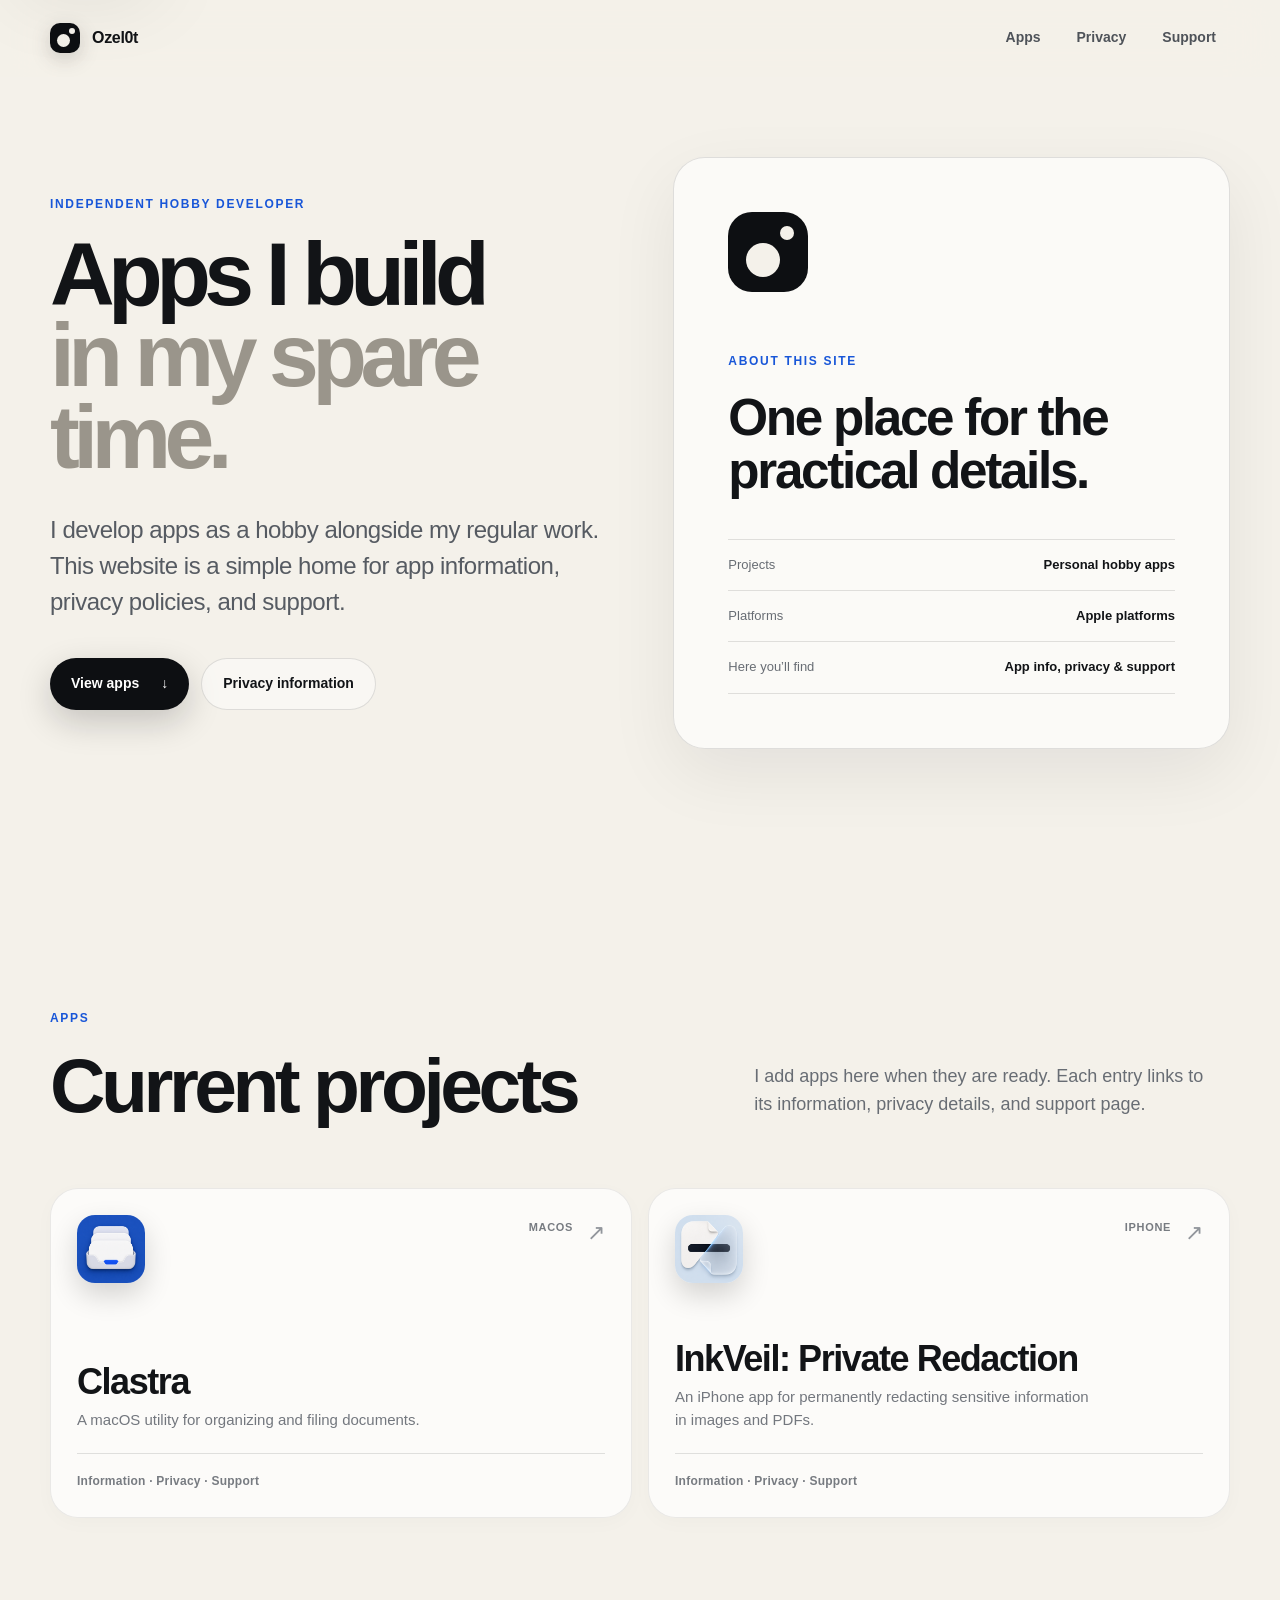
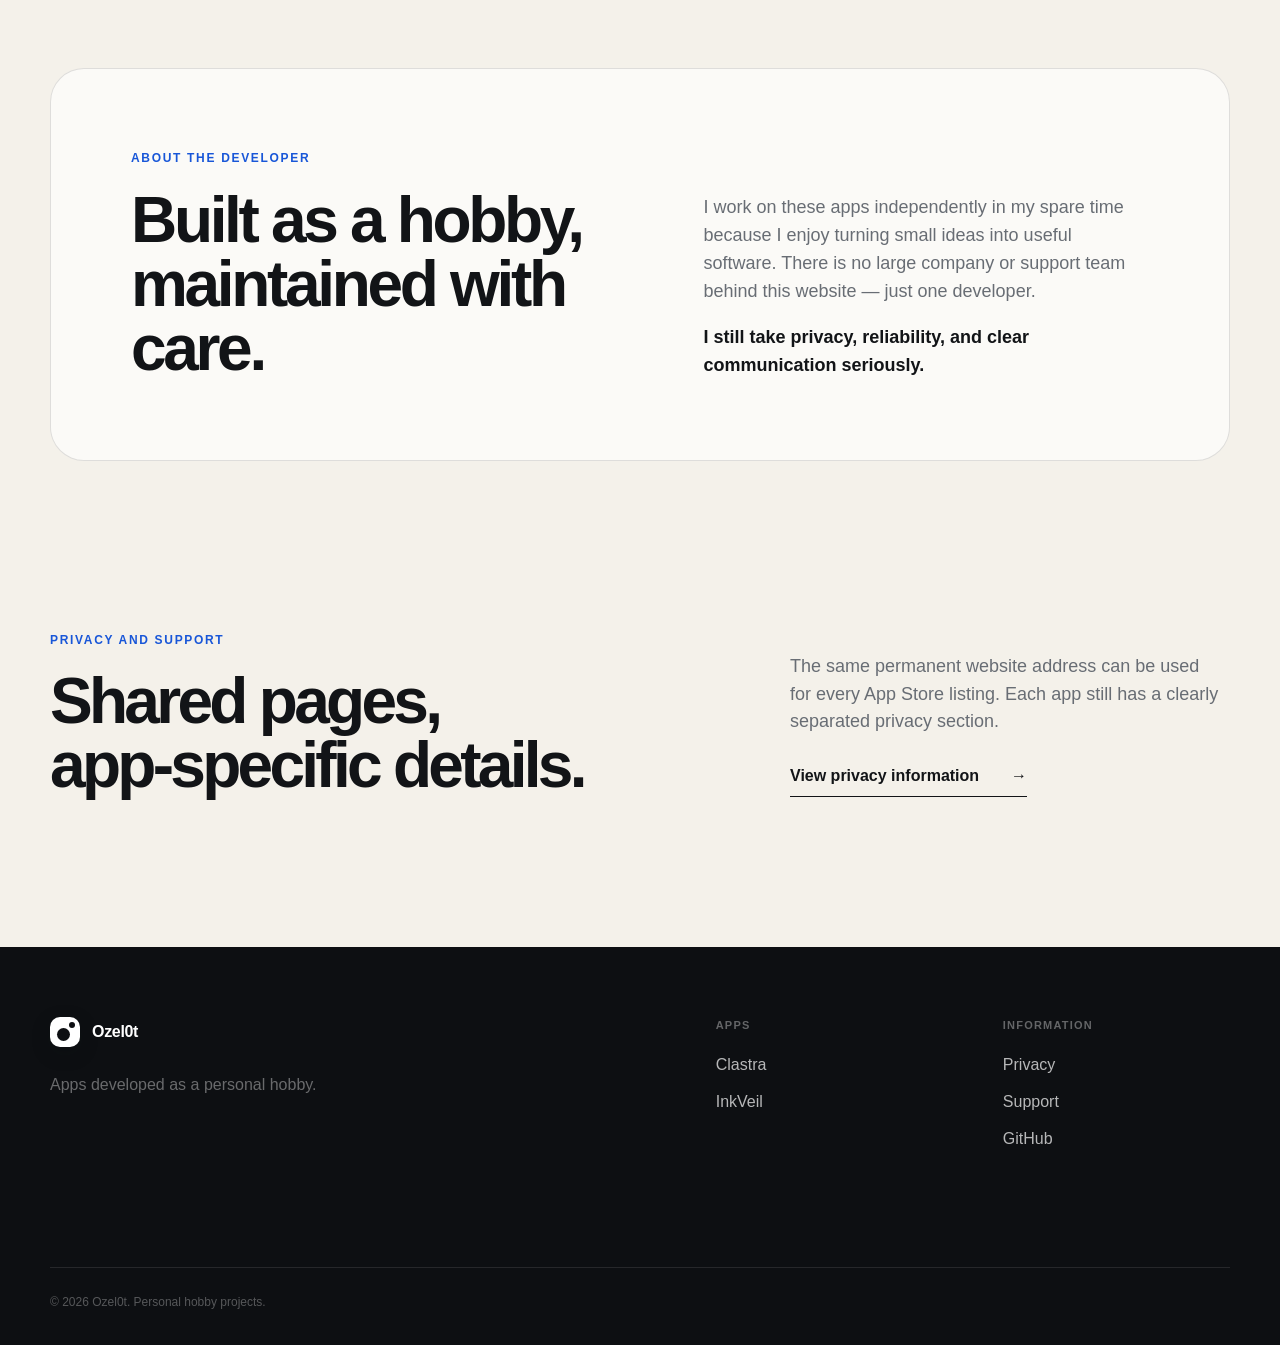
<file: index.html>
<!doctype html>
<html lang="en">
<head>
  <meta charset="utf-8">
  <meta name="viewport" content="width=device-width, initial-scale=1">
  <meta name="theme-color" content="#0d0f12">
  <meta name="description" content="A personal overview of the apps I develop as a hobby in my spare time.">
  <title>Ozel0t — Independent app developer</title>
  <link rel="stylesheet" href="styles.css">
  <script src="script.js" defer></script>
</head>
<body>
  <a class="skip-link" href="#main">Skip to content</a>

  <header class="site-header">
    <nav class="nav-shell" aria-label="Main navigation">
      <a class="wordmark" href="index.html" aria-label="Ozel0t home">
        <span class="wordmark-mark" aria-hidden="true"><i></i><i></i></span>
        <span>Ozel0t</span>
      </a>
      <button class="menu-toggle" type="button" aria-expanded="false" aria-controls="nav-links">Menu</button>
      <div class="nav-links" id="nav-links">
        <a href="#apps">Apps</a>
        <a href="privacy.html">Privacy</a>
        <a href="support.html">Support</a>
      </div>
    </nav>
  </header>

  <main id="main">
    <section class="hero personal-hero section-wrap">
      <div class="hero-copy reveal">
        <p class="eyebrow">Independent hobby developer</p>
        <h1>Apps I build<br><span>in my spare time.</span></h1>
        <p class="hero-lead">I develop apps as a hobby alongside my regular work. This website is a simple home for app information, privacy policies, and support.</p>
        <div class="hero-actions">
          <a class="button button-primary" href="#apps">View apps <span aria-hidden="true">↓</span></a>
          <a class="button button-quiet" href="privacy.html">Privacy information</a>
        </div>
      </div>
      <aside class="site-purpose reveal" aria-label="About this website">
        <span class="purpose-mark" aria-hidden="true"><i></i><i></i></span>
        <p class="eyebrow">About this site</p>
        <h2>One place for the practical details.</h2>
        <dl>
          <div><dt>Projects</dt><dd>Personal hobby apps</dd></div>
          <div><dt>Platforms</dt><dd>Apple platforms</dd></div>
          <div><dt>Here you’ll find</dt><dd>App info, privacy &amp; support</dd></div>
        </dl>
      </aside>
    </section>

    <section class="apps-section section-wrap" id="apps">
      <header class="section-heading reveal">
        <div>
          <p class="eyebrow">Apps</p>
          <h2>Current projects</h2>
        </div>
        <p>I add apps here when they are ready. Each entry links to its information, privacy details, and support page.</p>
      </header>

      <div class="app-grid app-grid-directory">
        <a class="app-card directory-card reveal" href="apps/clastra.html">
          <span class="app-icon"><img src="assets/apps/clastra/icon.png" alt="" width="68" height="68"></span>
          <span class="platform-pill">macOS</span>
          <span class="app-card-copy"><strong>Clastra</strong><span>A macOS utility for organizing and filing documents.</span></span>
          <span class="directory-links">Information · Privacy · Support</span>
          <span class="card-arrow" aria-hidden="true">↗</span>
        </a>

        <a class="app-card directory-card reveal" href="apps/inkveil.html">
          <span class="app-icon"><img src="assets/apps/inkveil/icon.png" alt="" width="68" height="68"></span>
          <span class="platform-pill">iPhone</span>
          <span class="app-card-copy"><strong>InkVeil: Private Redaction</strong><span>An iPhone app for permanently redacting sensitive information in images and PDFs.</span></span>
          <span class="directory-links">Information · Privacy · Support</span>
          <span class="card-arrow" aria-hidden="true">↗</span>
        </a>
      </div>
    </section>

    <section class="personal-note section-wrap reveal">
      <div>
        <p class="eyebrow">About the developer</p>
        <h2>Built as a hobby,<br>maintained with care.</h2>
      </div>
      <div>
        <p>I work on these apps independently in my spare time because I enjoy turning small ideas into useful software. There is no large company or support team behind this website — just one developer.</p>
        <p>I still take privacy, reliability, and clear communication seriously.</p>
      </div>
    </section>

    <section class="privacy-callout section-wrap reveal">
      <div>
        <p class="eyebrow">Privacy and support</p>
        <h2>Shared pages,<br>app-specific details.</h2>
      </div>
      <div>
        <p>The same permanent website address can be used for every App Store listing. Each app still has a clearly separated privacy section.</p>
        <a class="text-link" href="privacy.html">View privacy information <span>→</span></a>
      </div>
    </section>
  </main>

  <footer class="site-footer">
    <div class="section-wrap footer-grid">
      <div><a class="wordmark wordmark-footer" href="index.html"><span class="wordmark-mark"><i></i><i></i></span><span>Ozel0t</span></a><p>Apps developed as a personal hobby.</p></div>
      <div><strong>Apps</strong><a href="apps/clastra.html">Clastra</a><a href="apps/inkveil.html">InkVeil</a></div>
      <div><strong>Information</strong><a href="privacy.html">Privacy</a><a href="support.html">Support</a><a href="https://github.com/Ozel0t-G" rel="noreferrer">GitHub</a></div>
      <p class="footer-meta">© <span data-current-year>2026</span> Ozel0t. Personal hobby projects.</p>
    </div>
  </footer>
</body>
</html>
</file>
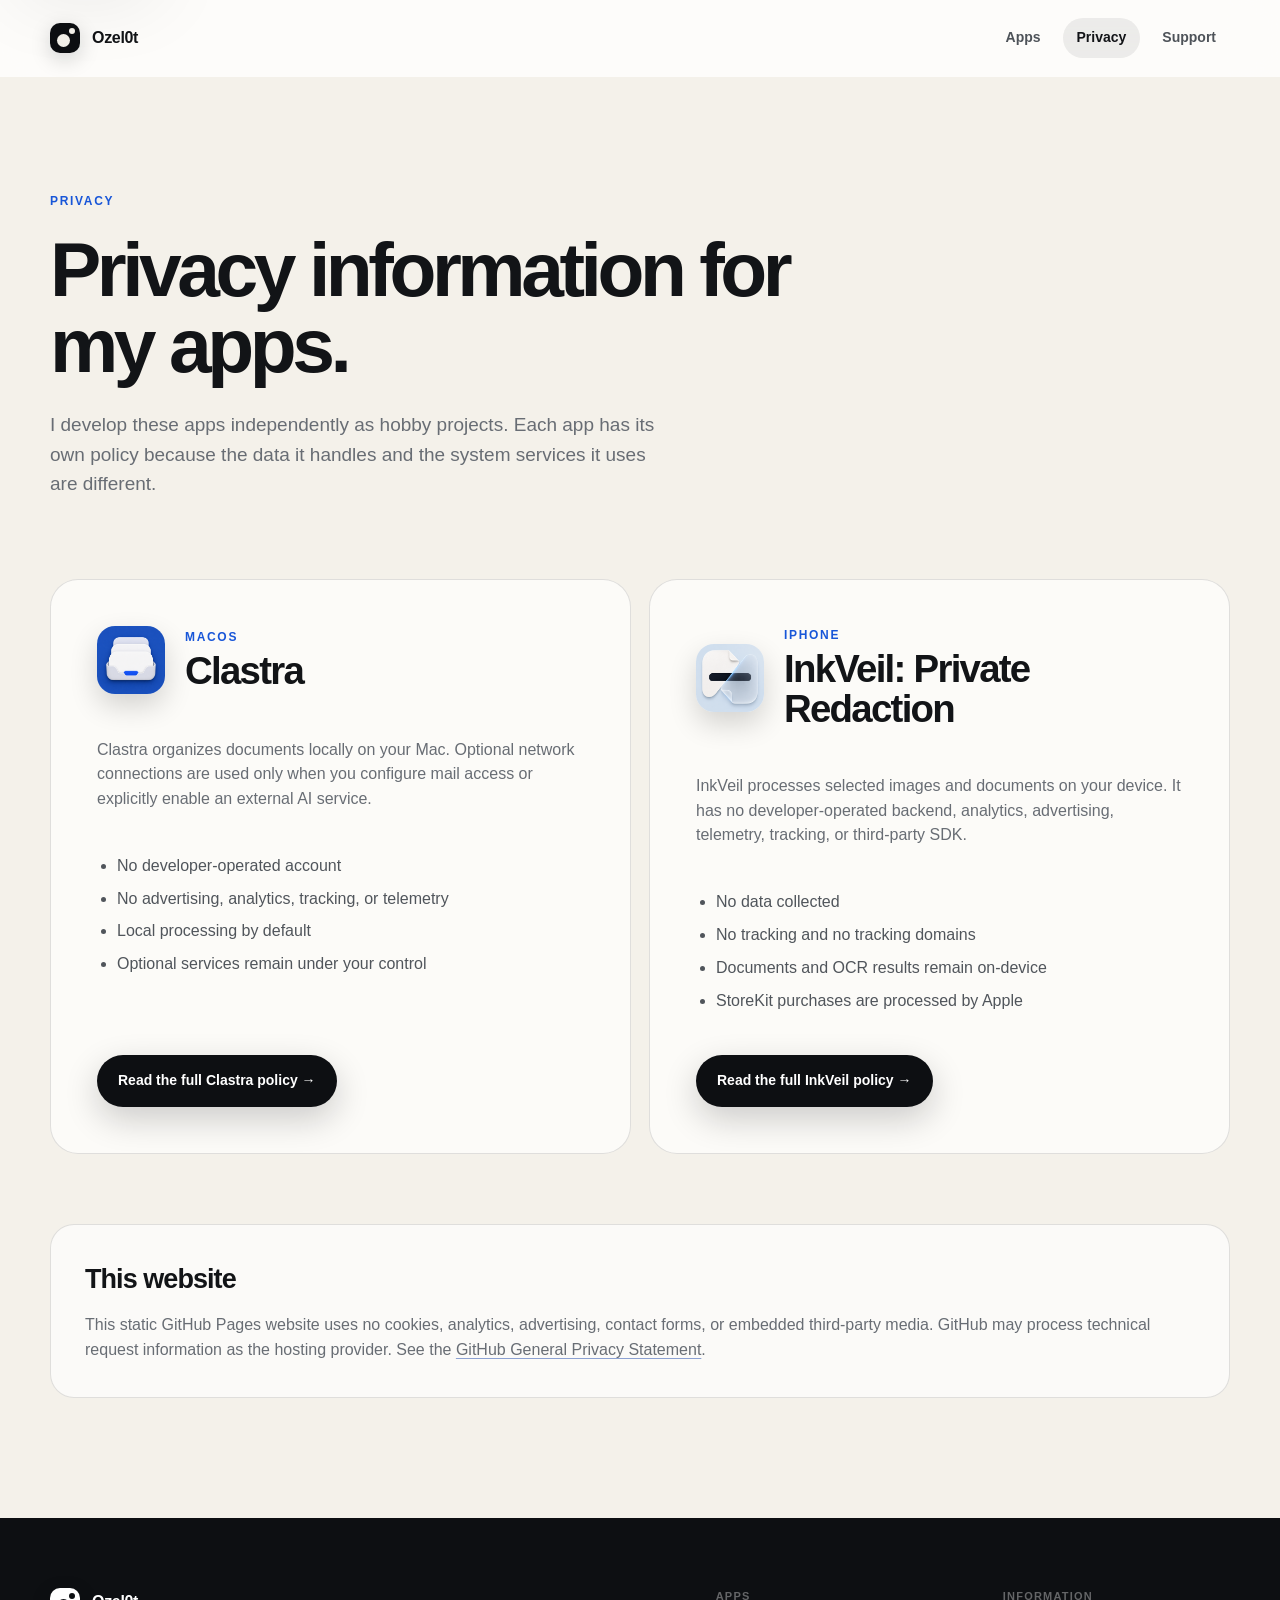
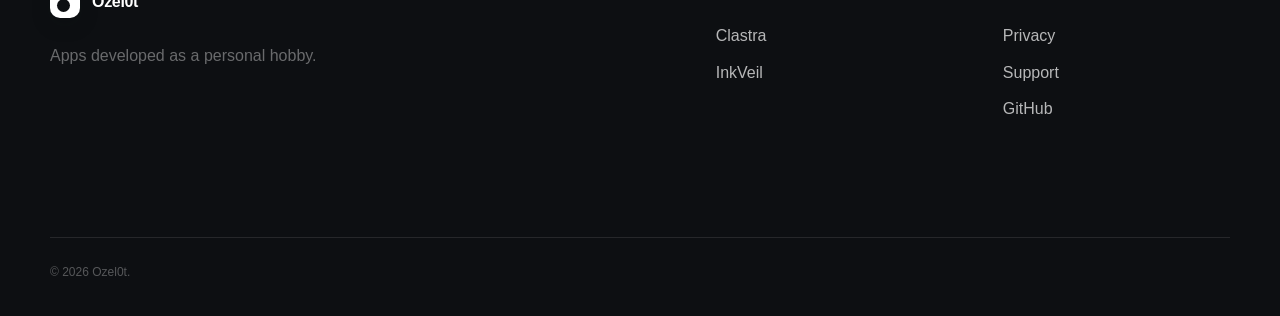
<file: privacy.html>
<!doctype html>
<html lang="en">
<head>
  <meta charset="utf-8">
  <meta name="viewport" content="width=device-width,initial-scale=1">
  <meta name="description" content="Privacy information for apps developed by Ozel0t.">
  <title>Privacy — Ozel0t</title>
  <link rel="stylesheet" href="styles.css">
  <script src="script.js" defer></script>
</head>
<body>
  <a class="skip-link" href="#main">Skip to content</a>
  <header class="site-header subpage-header">
    <nav class="nav-shell" aria-label="Main navigation">
      <a class="wordmark" href="index.html"><span class="wordmark-mark"><i></i><i></i></span><span>Ozel0t</span></a>
      <button class="menu-toggle" type="button" aria-expanded="false" aria-controls="nav-links">Menu</button>
      <div class="nav-links" id="nav-links"><a href="index.html#apps">Apps</a><a href="privacy.html" aria-current="page">Privacy</a><a href="support.html">Support</a></div>
    </nav>
  </header>
  <main id="main" class="section-wrap">
    <header class="legal-hero reveal">
      <p class="eyebrow">Privacy</p>
      <h1>Privacy information for my apps.</h1>
      <p>I develop these apps independently as hobby projects. Each app has its own policy because the data it handles and the system services it uses are different.</p>
    </header>
    <div class="privacy-directory">
      <article class="privacy-entry reveal" id="clastra">
        <div class="privacy-entry-heading"><span class="app-icon"><img src="assets/apps/clastra/icon.png" alt="" width="68" height="68"></span><div><p class="eyebrow">macOS</p><h2>Clastra</h2></div></div>
        <p>Clastra organizes documents locally on your Mac. Optional network connections are used only when you configure mail access or explicitly enable an external AI service.</p>
        <ul><li>No developer-operated account</li><li>No advertising, analytics, tracking, or telemetry</li><li>Local processing by default</li><li>Optional services remain under your control</li></ul>
        <a class="button button-primary" href="privacy/clastra.html">Read the full Clastra policy →</a>
      </article>
      <article class="privacy-entry reveal" id="inkveil">
        <div class="privacy-entry-heading"><span class="app-icon"><img src="assets/apps/inkveil/icon.png" alt="" width="68" height="68"></span><div><p class="eyebrow">iPhone</p><h2>InkVeil: Private Redaction</h2></div></div>
        <p>InkVeil processes selected images and documents on your device. It has no developer-operated backend, analytics, advertising, telemetry, tracking, or third-party SDK.</p>
        <ul><li>No data collected</li><li>No tracking and no tracking domains</li><li>Documents and OCR results remain on-device</li><li>StoreKit purchases are processed by Apple</li></ul>
        <a class="button button-primary" href="privacy/inkveil.html">Read the full InkVeil policy →</a>
      </article>
    </div>
    <section class="policy-intro privacy-site-note reveal">
      <h2>This website</h2>
      <p>This static GitHub Pages website uses no cookies, analytics, advertising, contact forms, or embedded third-party media. GitHub may process technical request information as the hosting provider. See the <a class="inline-link" href="https://docs.github.com/en/site-policy/privacy-policies/github-general-privacy-statement" rel="noreferrer">GitHub General Privacy Statement</a>.</p>
    </section>
  </main>
  <footer class="site-footer"><div class="section-wrap footer-grid"><div><a class="wordmark wordmark-footer" href="index.html"><span class="wordmark-mark"><i></i><i></i></span><span>Ozel0t</span></a><p>Apps developed as a personal hobby.</p></div><div><strong>Apps</strong><a href="apps/clastra.html">Clastra</a><a href="apps/inkveil.html">InkVeil</a></div><div><strong>Information</strong><a href="privacy.html">Privacy</a><a href="support.html">Support</a><a href="https://github.com/Ozel0t-G">GitHub</a></div><p class="footer-meta">© <span data-current-year>2026</span> Ozel0t.</p></div></footer>
</body>
</html>
</file>
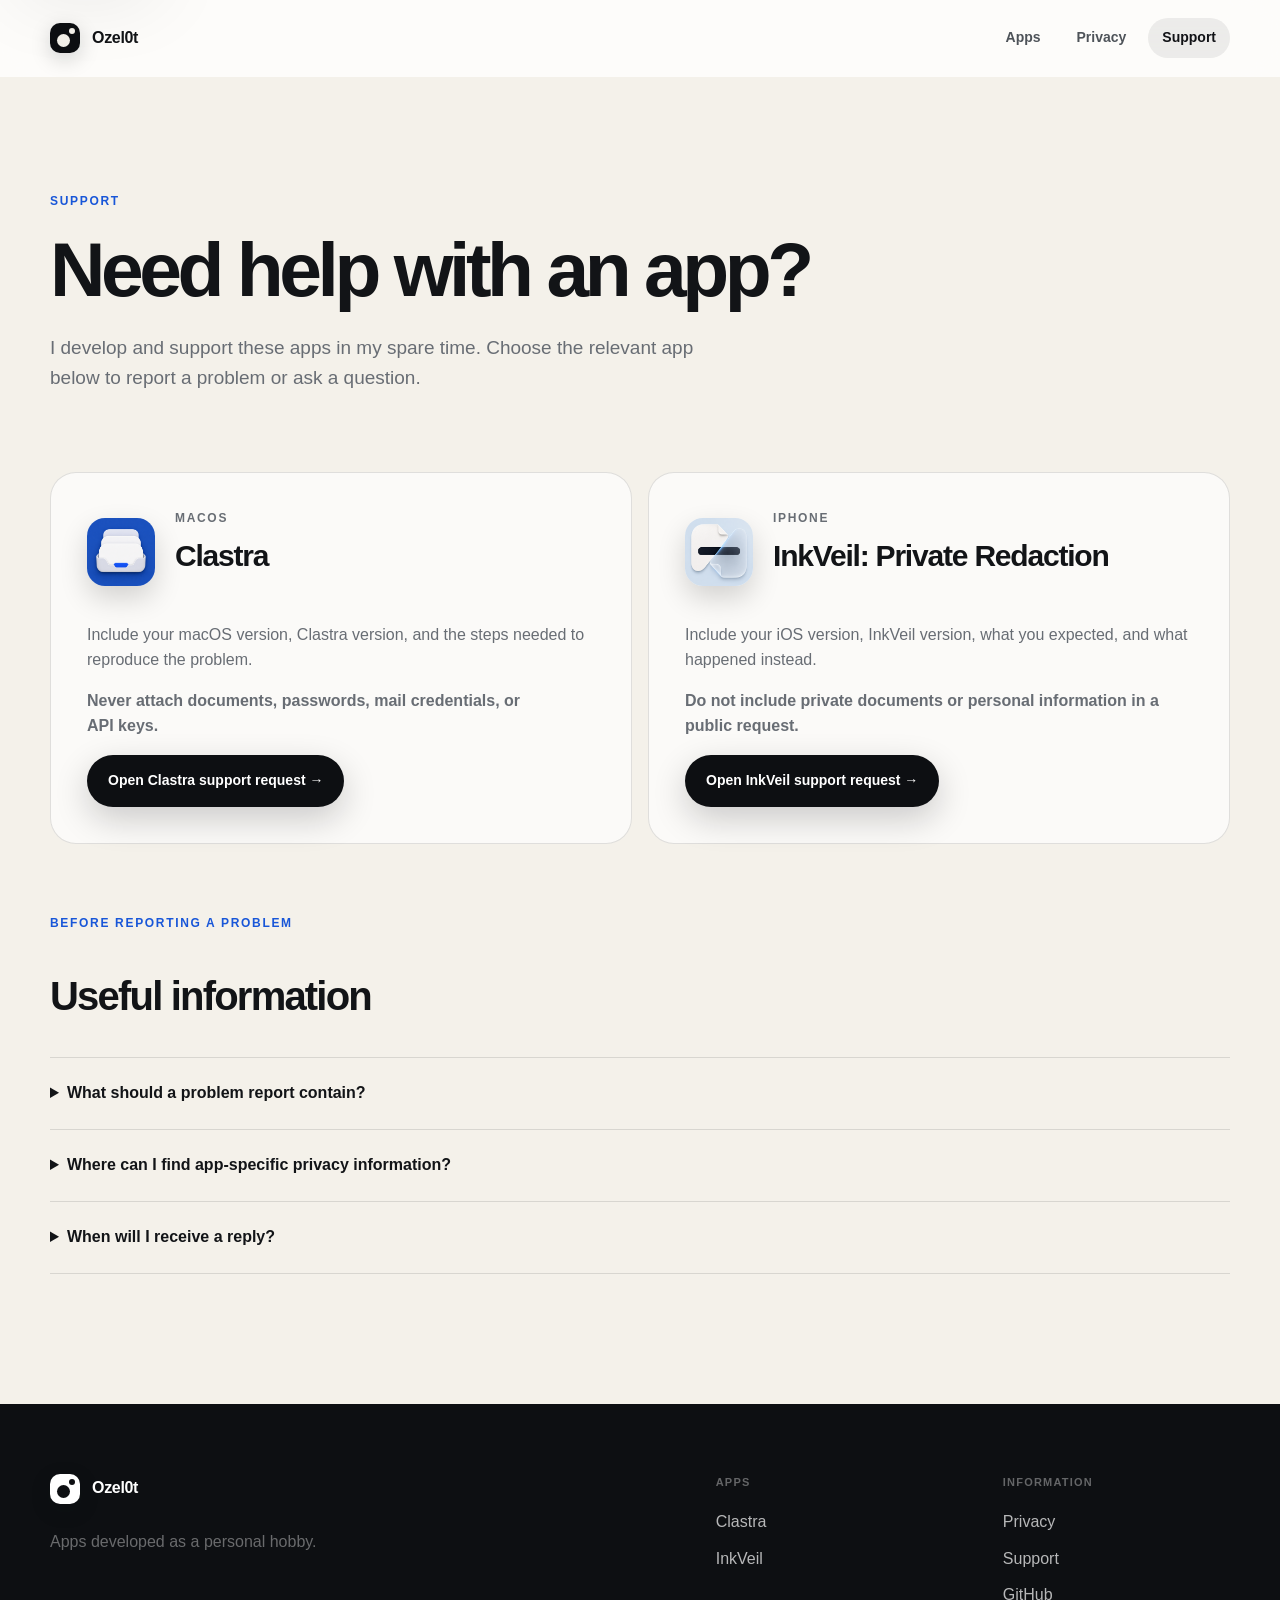
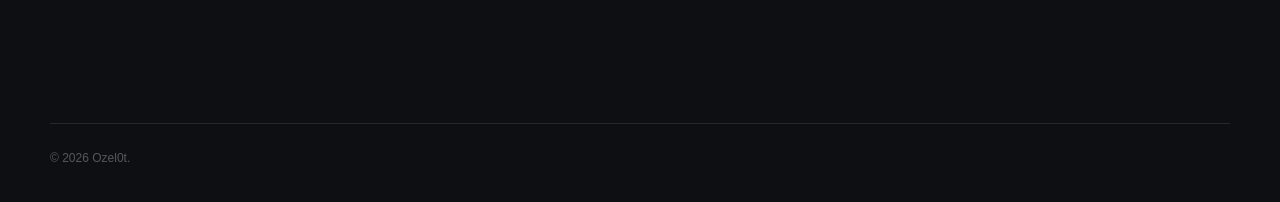
<file: support.html>
<!doctype html>
<html lang="en">
<head><meta charset="utf-8"><meta name="viewport" content="width=device-width,initial-scale=1"><meta name="description" content="Support for Clastra and InkVeil, apps developed by Ozel0t."><title>Support — Ozel0t</title><link rel="stylesheet" href="styles.css"><script src="script.js" defer></script></head>
<body>
  <a class="skip-link" href="#main">Skip to content</a>
  <header class="site-header subpage-header"><nav class="nav-shell" aria-label="Main navigation"><a class="wordmark" href="index.html"><span class="wordmark-mark"><i></i><i></i></span><span>Ozel0t</span></a><button class="menu-toggle" type="button" aria-expanded="false" aria-controls="nav-links">Menu</button><div class="nav-links" id="nav-links"><a href="index.html#apps">Apps</a><a href="privacy.html">Privacy</a><a href="support.html" aria-current="page">Support</a></div></nav></header>
  <main id="main" class="section-wrap support-shell">
    <header class="legal-hero reveal"><p class="eyebrow">Support</p><h1>Need help with an app?</h1><p>I develop and support these apps in my spare time. Choose the relevant app below to report a problem or ask a question.</p></header>
    <div class="support-grid">
      <article class="support-card reveal" id="clastra"><div class="privacy-entry-heading"><span class="app-icon"><img src="assets/apps/clastra/icon.png" alt="" width="68" height="68"></span><div><p class="eyebrow">macOS</p><h2>Clastra</h2></div></div><p>Include your macOS version, Clastra version, and the steps needed to reproduce the problem.</p><p><strong>Never attach documents, passwords, mail credentials, or API keys.</strong></p><a class="button button-primary" href="https://github.com/Ozel0t-G/documentsorter-website/issues/new" rel="noreferrer">Open Clastra support request →</a></article>
      <article class="support-card reveal" id="inkveil"><div class="privacy-entry-heading"><span class="app-icon"><img src="assets/apps/inkveil/icon.png" alt="" width="68" height="68"></span><div><p class="eyebrow">iPhone</p><h2>InkVeil: Private Redaction</h2></div></div><p>Include your iOS version, InkVeil version, what you expected, and what happened instead.</p><p><strong>Do not include private documents or personal information in a public request.</strong></p><a class="button button-primary" href="https://github.com/Ozel0t-G/inkveil/issues/new" rel="noreferrer">Open InkVeil support request →</a></article>
    </div>
    <section class="faq reveal"><p class="eyebrow">Before reporting a problem</p><h2>Useful information</h2>
      <details><summary>What should a problem report contain?</summary><p>Name the app version, device and operating-system version, what you expected, what happened instead, and the smallest set of steps that reproduces the problem.</p></details>
      <details><summary>Where can I find app-specific privacy information?</summary><p>The shared <a class="inline-link" href="privacy.html">privacy page</a> links to the complete policy for each app.</p></details>
      <details><summary>When will I receive a reply?</summary><p>These are hobby projects rather than a full-time business, so replies may take a few days.</p></details>
    </section>
  </main>
  <footer class="site-footer"><div class="section-wrap footer-grid"><div><a class="wordmark wordmark-footer" href="index.html"><span class="wordmark-mark"><i></i><i></i></span><span>Ozel0t</span></a><p>Apps developed as a personal hobby.</p></div><div><strong>Apps</strong><a href="apps/clastra.html">Clastra</a><a href="apps/inkveil.html">InkVeil</a></div><div><strong>Information</strong><a href="privacy.html">Privacy</a><a href="support.html">Support</a><a href="https://github.com/Ozel0t-G">GitHub</a></div><p class="footer-meta">© <span data-current-year>2026</span> Ozel0t.</p></div></footer>
</body>
</html>
</file>
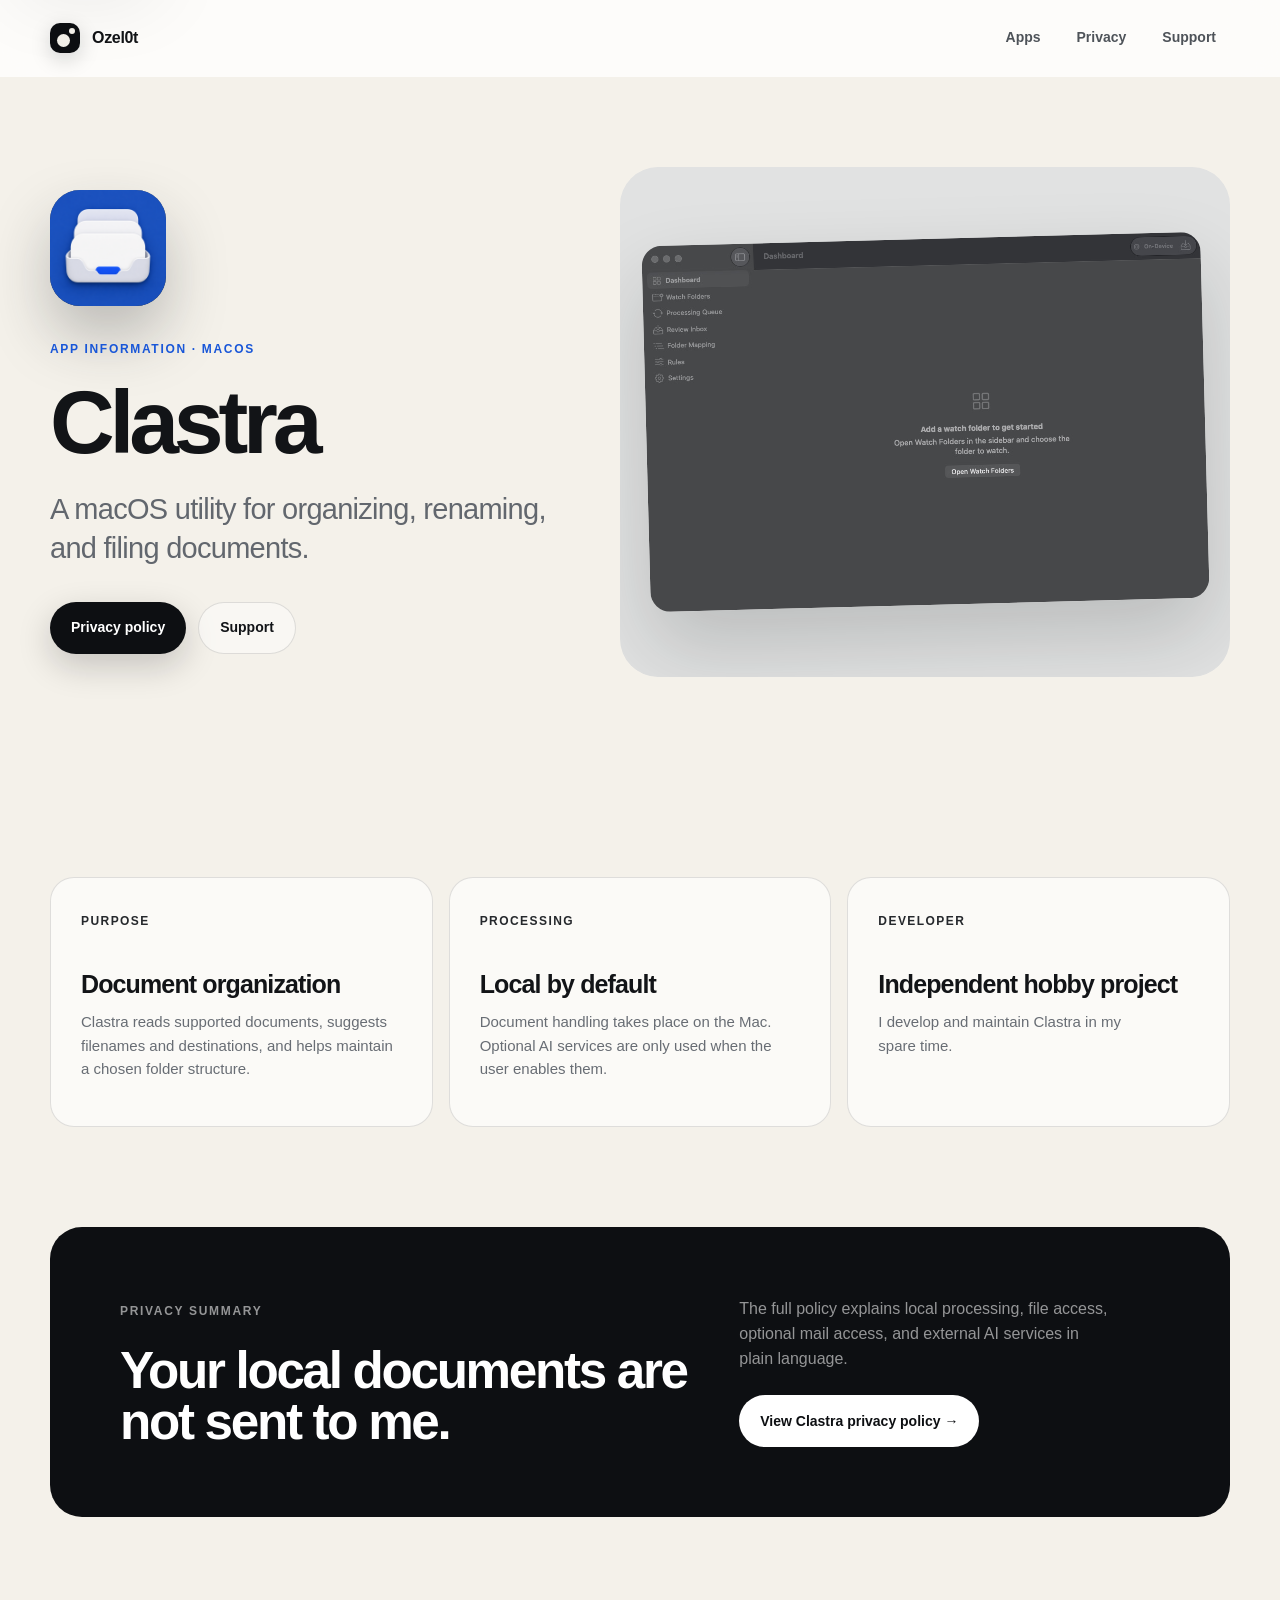
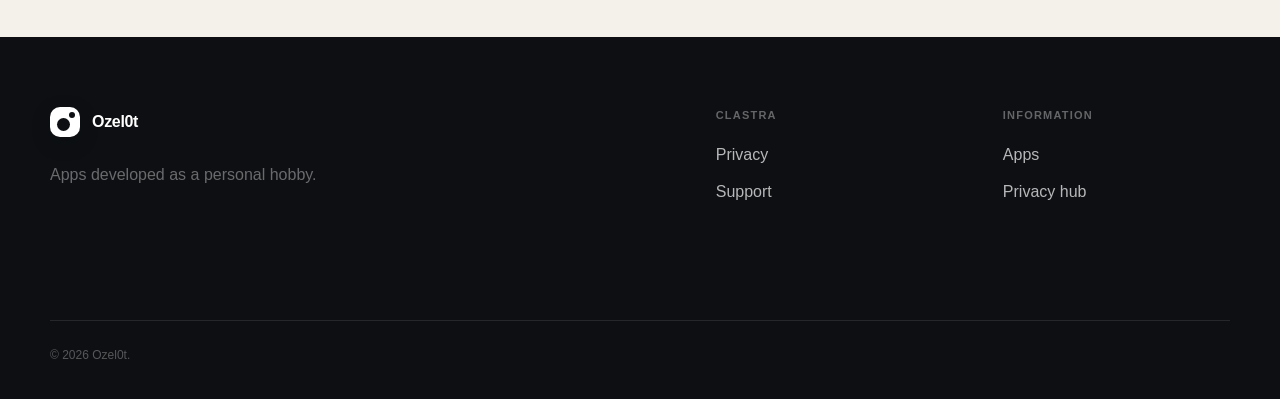
<file: apps/clastra.html>
<!doctype html>
<html lang="en">
<head><meta charset="utf-8"><meta name="viewport" content="width=device-width,initial-scale=1"><meta name="description" content="Information, privacy, and support for Clastra on macOS."><title>Clastra — Ozel0t</title><link rel="stylesheet" href="../styles.css"><script src="../script.js" defer></script></head>
<body class="app-page" style="--accent:#25282c;--accent-soft:#e1e2e2">
  <a class="skip-link" href="#main">Skip to content</a>
  <header class="site-header subpage-header"><nav class="nav-shell"><a class="wordmark" href="../index.html"><span class="wordmark-mark"><i></i><i></i></span><span>Ozel0t</span></a><button class="menu-toggle" type="button" aria-expanded="false" aria-controls="nav-links">Menu</button><div class="nav-links" id="nav-links"><a href="../index.html#apps">Apps</a><a href="../privacy/clastra.html">Privacy</a><a href="../support.html#clastra">Support</a></div></nav></header>
  <main id="main">
    <section class="app-page-hero"><div class="reveal"><div class="app-page-icon"><img src="../assets/apps/clastra/icon.png" alt="" width="116" height="116"></div><p class="eyebrow">App information · macOS</p><h1>Clastra</h1><p class="app-tagline">A macOS utility for organizing, renaming, and filing documents.</p><div class="app-page-actions"><a class="button button-primary" href="../privacy/clastra.html">Privacy policy</a><a class="button button-quiet" href="../support.html#clastra">Support</a></div></div><figure class="app-visual app-visual-clastra reveal"><img src="../assets/apps/clastra/screenshot-dashboard.jpg" alt="Clastra dashboard on macOS" width="1100" height="720"></figure></section>
    <section class="app-facts section-wrap" aria-label="Clastra details"><div class="fact-grid"><article class="fact-card reveal"><span>Purpose</span><h2>Document organization</h2><p>Clastra reads supported documents, suggests filenames and destinations, and helps maintain a chosen folder structure.</p></article><article class="fact-card reveal"><span>Processing</span><h2>Local by default</h2><p>Document handling takes place on the Mac. Optional AI services are only used when the user enables them.</p></article><article class="fact-card reveal"><span>Developer</span><h2>Independent hobby project</h2><p>I develop and maintain Clastra in my spare time.</p></article></div></section>
    <section class="app-privacy-banner section-wrap reveal"><div><p class="eyebrow">Privacy summary</p><h2>Your local documents are not sent to me.</h2></div><div><p>The full policy explains local processing, file access, optional mail access, and external AI services in plain language.</p><a class="button button-light" href="../privacy/clastra.html">View Clastra privacy policy →</a></div></section>
  </main>
  <footer class="site-footer"><div class="section-wrap footer-grid"><div><a class="wordmark wordmark-footer" href="../index.html"><span class="wordmark-mark"><i></i><i></i></span><span>Ozel0t</span></a><p>Apps developed as a personal hobby.</p></div><div><strong>Clastra</strong><a href="../privacy/clastra.html">Privacy</a><a href="../support.html#clastra">Support</a></div><div><strong>Information</strong><a href="../index.html#apps">Apps</a><a href="../privacy.html">Privacy hub</a></div><p class="footer-meta">© <span data-current-year>2026</span> Ozel0t.</p></div></footer>
</body></html>
</file>
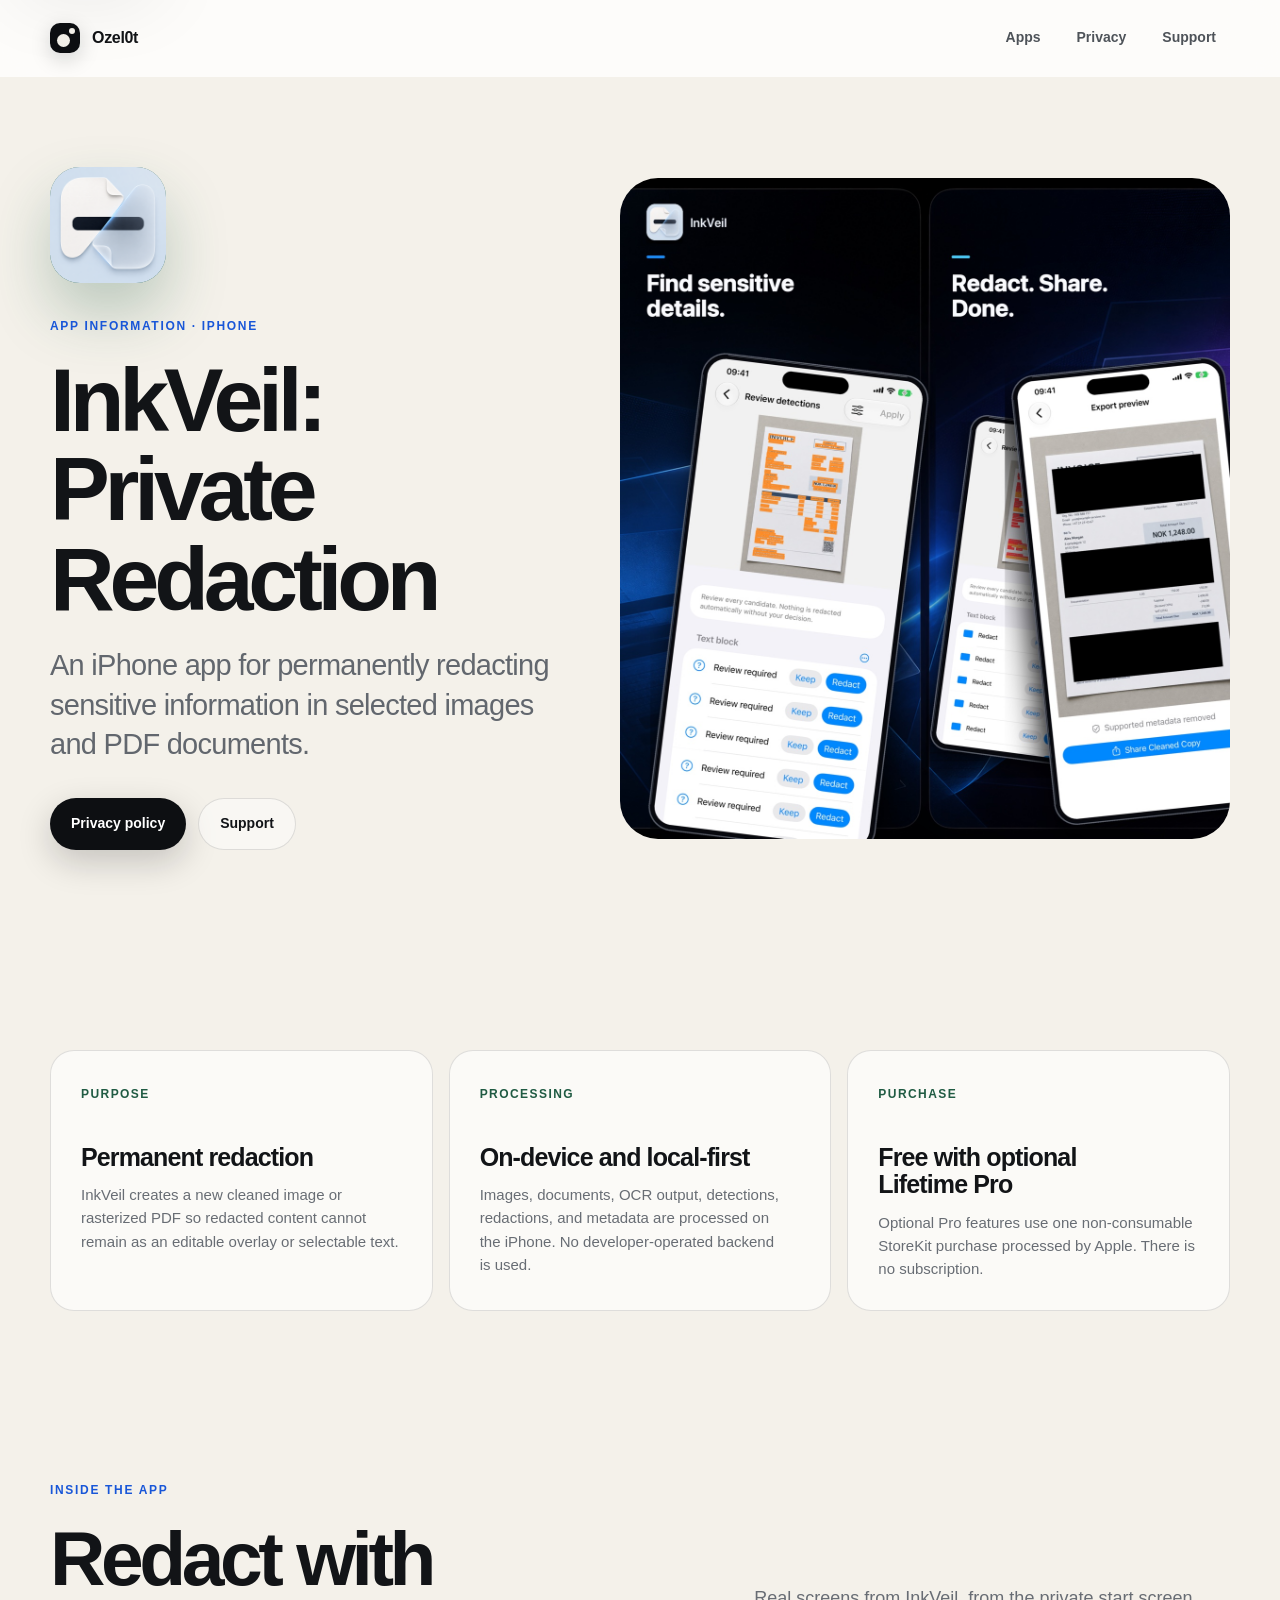
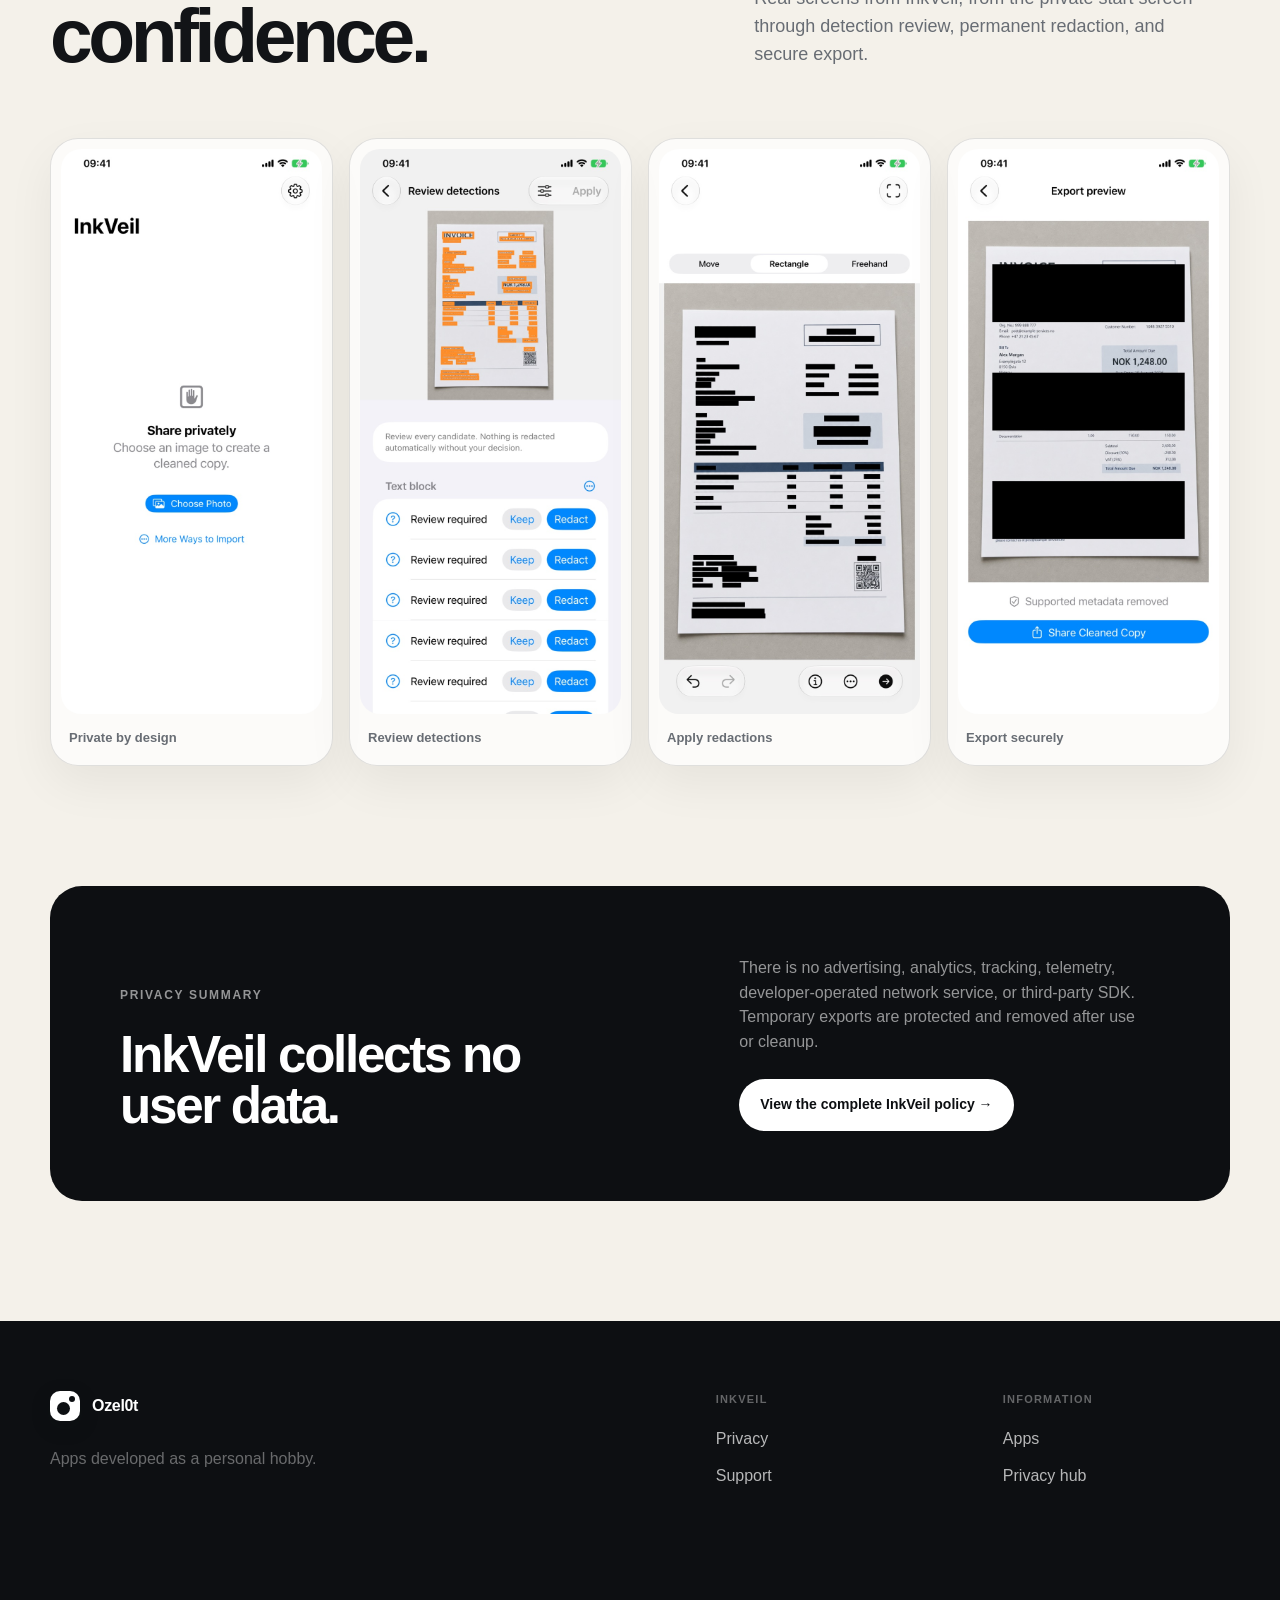
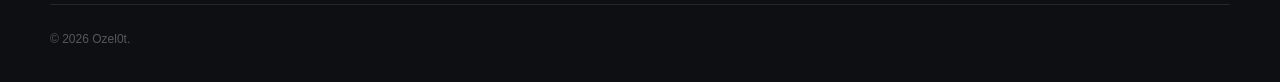
<file: apps/inkveil.html>
<!doctype html>
<html lang="en">
<head><meta charset="utf-8"><meta name="viewport" content="width=device-width,initial-scale=1"><meta name="description" content="Information, privacy, and support for InkVeil: Private Redaction on iPhone."><title>InkVeil: Private Redaction — Ozel0t</title><link rel="stylesheet" href="../styles.css"><script src="../script.js" defer></script></head>
<body class="app-page" style="--accent:#205b43;--accent-soft:#dcebe2">
  <a class="skip-link" href="#main">Skip to content</a>
  <header class="site-header subpage-header"><nav class="nav-shell" aria-label="Main navigation"><a class="wordmark" href="../index.html"><span class="wordmark-mark"><i></i><i></i></span><span>Ozel0t</span></a><button class="menu-toggle" type="button" aria-expanded="false" aria-controls="nav-links">Menu</button><div class="nav-links" id="nav-links"><a href="../index.html#apps">Apps</a><a href="../privacy/inkveil.html">Privacy</a><a href="../support.html#inkveil">Support</a></div></nav></header>
  <main id="main">
    <section class="app-page-hero"><div class="reveal"><div class="app-page-icon"><img src="../assets/apps/inkveil/icon.png" alt="" width="116" height="116"></div><p class="eyebrow">App information · iPhone</p><h1>InkVeil:<br>Private Redaction</h1><p class="app-tagline">An iPhone app for permanently redacting sensitive information in selected images and PDF documents.</p><div class="app-page-actions"><a class="button button-primary" href="../privacy/inkveil.html">Privacy policy</a><a class="button button-quiet" href="../support.html#inkveil">Support</a></div></div><figure class="app-visual app-visual-inkveil reveal"><img src="../assets/apps/inkveil/showcase.jpg" alt="InkVeil detecting sensitive information and exporting a permanently redacted document" width="1293" height="1400"></figure></section>
    <section class="app-facts section-wrap" aria-label="InkVeil details"><div class="fact-grid"><article class="fact-card reveal"><span>Purpose</span><h2>Permanent redaction</h2><p>InkVeil creates a new cleaned image or rasterized PDF so redacted content cannot remain as an editable overlay or selectable text.</p></article><article class="fact-card reveal"><span>Processing</span><h2>On-device and local-first</h2><p>Images, documents, OCR output, detections, redactions, and metadata are processed on the iPhone. No developer-operated backend is used.</p></article><article class="fact-card reveal"><span>Purchase</span><h2>Free with optional Lifetime Pro</h2><p>Optional Pro features use one non-consumable StoreKit purchase processed by Apple. There is no subscription.</p></article></div></section>
    <section class="screenshot-section section-wrap" aria-labelledby="inkveil-screenshots"><header class="section-heading reveal"><div><p class="eyebrow">Inside the app</p><h2 id="inkveil-screenshots">Redact with confidence.</h2></div><p>Real screens from InkVeil, from the private start screen through detection review, permanent redaction, and secure export.</p></header><div class="screenshot-grid"><figure class="reveal"><img src="../assets/apps/inkveil/screenshot-home.jpg" alt="InkVeil home screen with privacy-first messaging" width="739" height="1600" loading="lazy"><figcaption>Private by design</figcaption></figure><figure class="reveal"><img src="../assets/apps/inkveil/screenshot-detections.jpg" alt="InkVeil review detections screen" width="739" height="1600" loading="lazy"><figcaption>Review detections</figcaption></figure><figure class="reveal"><img src="../assets/apps/inkveil/screenshot-redacted.jpg" alt="InkVeil document with permanent redactions applied" width="739" height="1600" loading="lazy"><figcaption>Apply redactions</figcaption></figure><figure class="reveal"><img src="../assets/apps/inkveil/screenshot-export.jpg" alt="InkVeil secure export screen" width="739" height="1600" loading="lazy"><figcaption>Export securely</figcaption></figure></div></section>
    <section class="app-privacy-banner section-wrap reveal"><div><p class="eyebrow">Privacy summary</p><h2>InkVeil collects no user data.</h2></div><div><p>There is no advertising, analytics, tracking, telemetry, developer-operated network service, or third-party SDK. Temporary exports are protected and removed after use or cleanup.</p><a class="button button-light" href="../privacy/inkveil.html">View the complete InkVeil policy →</a></div></section>
  </main>
  <footer class="site-footer"><div class="section-wrap footer-grid"><div><a class="wordmark wordmark-footer" href="../index.html"><span class="wordmark-mark"><i></i><i></i></span><span>Ozel0t</span></a><p>Apps developed as a personal hobby.</p></div><div><strong>InkVeil</strong><a href="../privacy/inkveil.html">Privacy</a><a href="../support.html#inkveil">Support</a></div><div><strong>Information</strong><a href="../index.html#apps">Apps</a><a href="../privacy.html">Privacy hub</a></div><p class="footer-meta">© <span data-current-year>2026</span> Ozel0t.</p></div></footer>
</body>
</html>
</file>
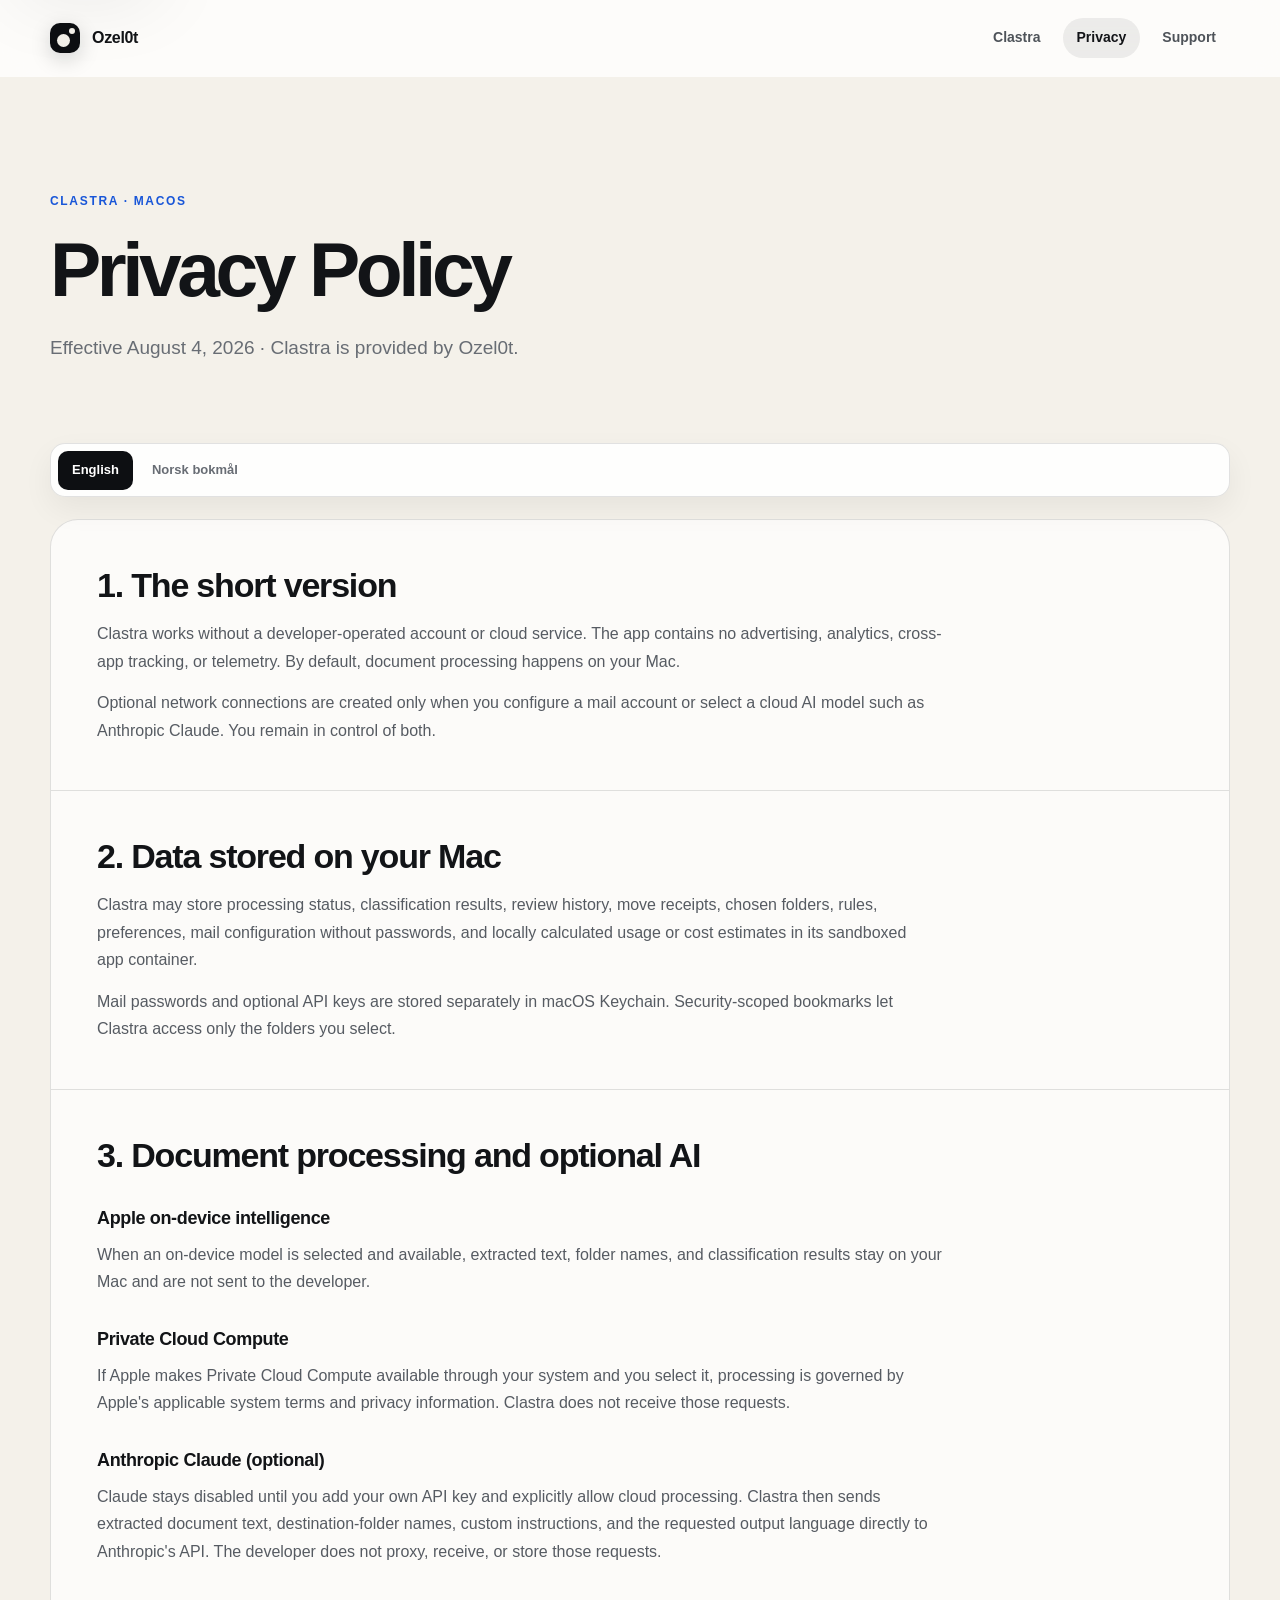
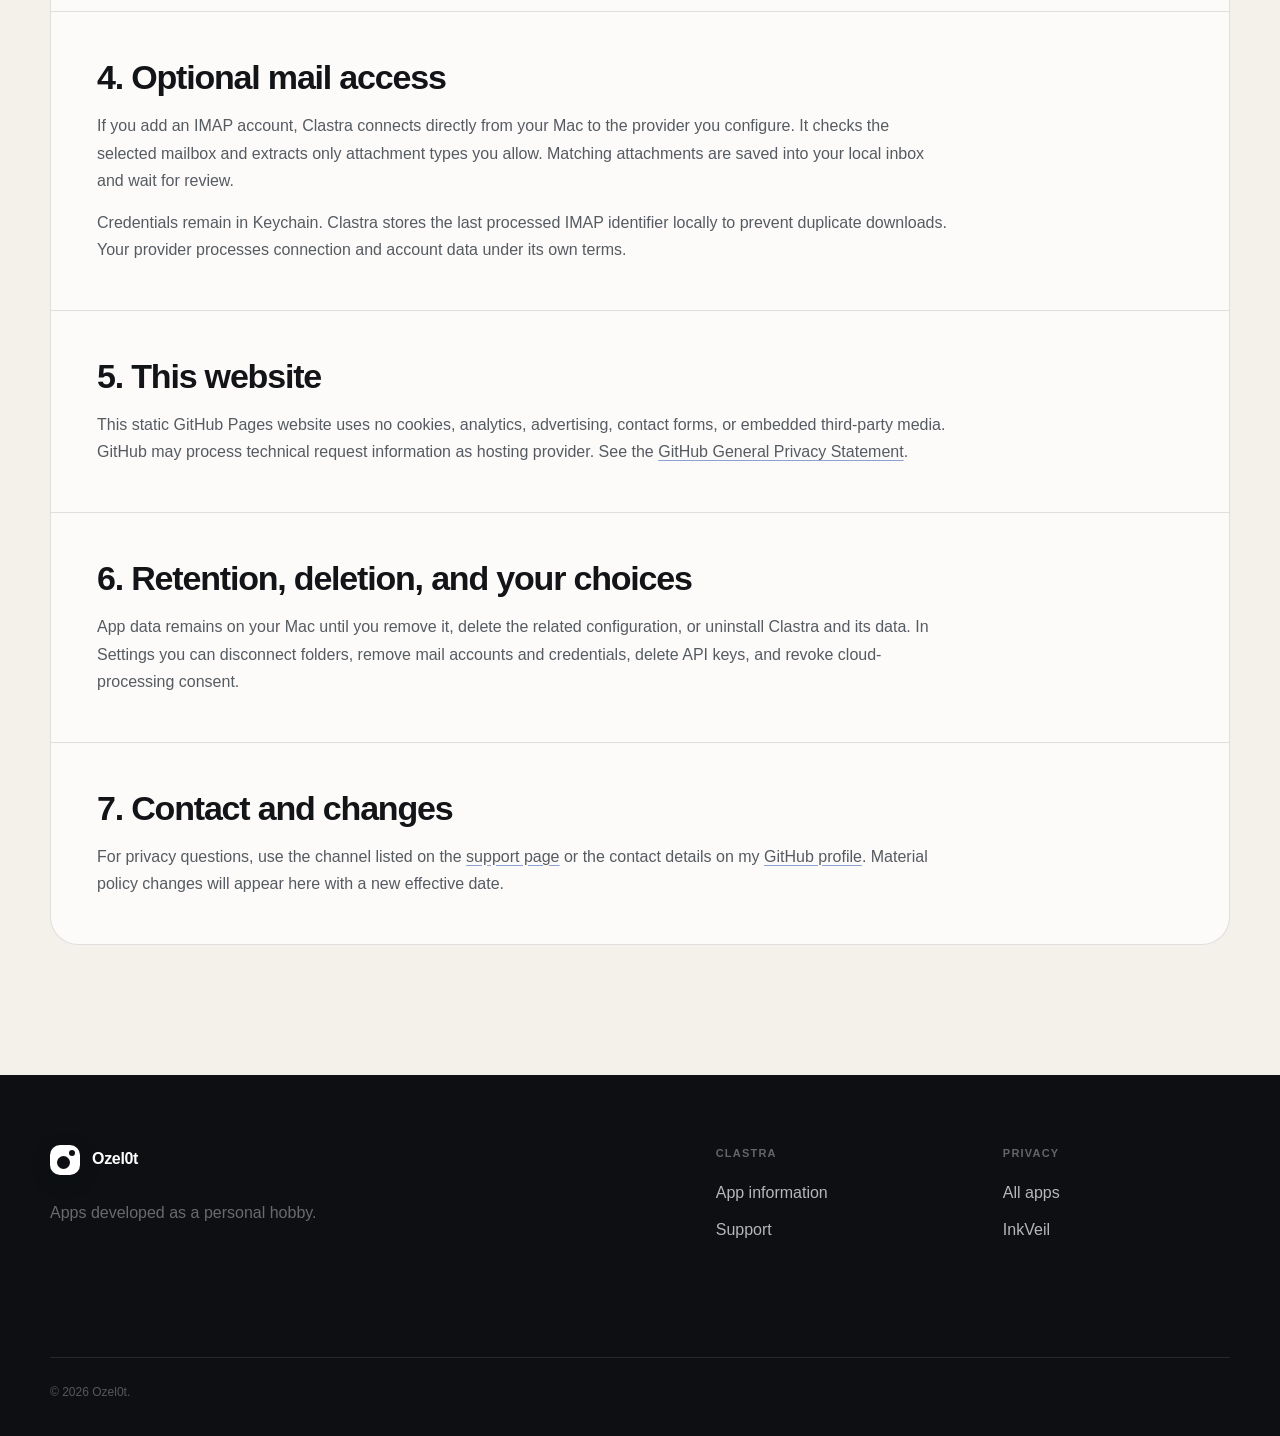
<file: privacy/clastra.html>
<!doctype html>
<html lang="en">
<head><meta charset="utf-8"><meta name="viewport" content="width=device-width,initial-scale=1"><meta name="description" content="Privacy policy for Clastra on macOS."><title>Clastra Privacy Policy — Ozel0t</title><link rel="stylesheet" href="../styles.css"><script src="../script.js" defer></script></head>
<body>
  <a class="skip-link" href="#main">Skip to content</a>
  <header class="site-header subpage-header"><nav class="nav-shell" aria-label="Main navigation"><a class="wordmark" href="../index.html"><span class="wordmark-mark"><i></i><i></i></span><span>Ozel0t</span></a><button class="menu-toggle" type="button" aria-expanded="false" aria-controls="nav-links">Menu</button><div class="nav-links" id="nav-links"><a href="../apps/clastra.html">Clastra</a><a href="../privacy.html" aria-current="page">Privacy</a><a href="../support.html#clastra">Support</a></div></nav></header>
  <main id="main" class="legal-policy section-wrap">
    <header class="legal-hero reveal"><p class="eyebrow">Clastra · macOS</p><h1>Privacy Policy</h1><p>Effective August 4, 2026 · Clastra is provided by Ozel0t.</p></header>
    <div class="language-switcher" aria-label="Policy language"><button type="button" class="is-active" data-language-choice="en">English</button><button type="button" data-language-choice="nb">Norsk bokmål</button></div>

    <article class="full-policy reveal" data-language-panel="en">
      <section><h2>1. The short version</h2><p>Clastra works without a developer-operated account or cloud service. The app contains no advertising, analytics, cross-app tracking, or telemetry. By default, document processing happens on your Mac.</p><p>Optional network connections are created only when you configure a mail account or select a cloud AI model such as Anthropic Claude. You remain in control of both.</p></section>
      <section><h2>2. Data stored on your Mac</h2><p>Clastra may store processing status, classification results, review history, move receipts, chosen folders, rules, preferences, mail configuration without passwords, and locally calculated usage or cost estimates in its sandboxed app container.</p><p>Mail passwords and optional API keys are stored separately in macOS Keychain. Security-scoped bookmarks let Clastra access only the folders you select.</p></section>
      <section><h2>3. Document processing and optional AI</h2><h3>Apple on-device intelligence</h3><p>When an on-device model is selected and available, extracted text, folder names, and classification results stay on your Mac and are not sent to the developer.</p><h3>Private Cloud Compute</h3><p>If Apple makes Private Cloud Compute available through your system and you select it, processing is governed by Apple's applicable system terms and privacy information. Clastra does not receive those requests.</p><h3>Anthropic Claude (optional)</h3><p>Claude stays disabled until you add your own API key and explicitly allow cloud processing. Clastra then sends extracted document text, destination-folder names, custom instructions, and the requested output language directly to Anthropic's API. The developer does not proxy, receive, or store those requests.</p></section>
      <section><h2>4. Optional mail access</h2><p>If you add an IMAP account, Clastra connects directly from your Mac to the provider you configure. It checks the selected mailbox and extracts only attachment types you allow. Matching attachments are saved into your local inbox and wait for review.</p><p>Credentials remain in Keychain. Clastra stores the last processed IMAP identifier locally to prevent duplicate downloads. Your provider processes connection and account data under its own terms.</p></section>
      <section><h2>5. This website</h2><p>This static GitHub Pages website uses no cookies, analytics, advertising, contact forms, or embedded third-party media. GitHub may process technical request information as hosting provider. See the <a class="inline-link" href="https://docs.github.com/en/site-policy/privacy-policies/github-general-privacy-statement" rel="noreferrer">GitHub General Privacy Statement</a>.</p></section>
      <section><h2>6. Retention, deletion, and your choices</h2><p>App data remains on your Mac until you remove it, delete the related configuration, or uninstall Clastra and its data. In Settings you can disconnect folders, remove mail accounts and credentials, delete API keys, and revoke cloud-processing consent.</p></section>
      <section><h2>7. Contact and changes</h2><p>For privacy questions, use the channel listed on the <a class="inline-link" href="../support.html#clastra">support page</a> or the contact details on my <a class="inline-link" href="https://github.com/Ozel0t-G" rel="noreferrer">GitHub profile</a>. Material policy changes will appear here with a new effective date.</p></section>
    </article>

    <article class="full-policy reveal" data-language-panel="nb" hidden>
      <section><h2>1. Kort fortalt</h2><p>Clastra fungerer uten en konto eller skytjeneste drevet av utvikleren. Appen inneholder ingen annonser, analyse, sporing på tvers av apper eller telemetri. Som standard behandles dokumenter på Macen din.</p><p>Valgfrie nettverkstilkoblinger opprettes bare når du konfigurerer en e-postkonto eller velger en skybasert KI-modell som Anthropic Claude. Du har kontroll over begge deler.</p></section>
      <section><h2>2. Data som lagres på Macen</h2><p>Clastra kan lagre behandlingsstatus, klassifiseringsresultater, gjennomgangshistorikk, flyttekvitteringer, valgte mapper, regler, innstillinger, e-postkonfigurasjon uten passord og lokalt beregnede bruks- eller kostnadsestimater i appens beskyttede beholder.</p><p>E-postpassord og valgfrie API-nøkler lagres separat i macOS-nøkkelringen. Sikkerhetsavgrensede bokmerker gir Clastra tilgang bare til mapper du velger.</p></section>
      <section><h2>3. Dokumentbehandling og valgfri KI</h2><h3>Apple-intelligens på enheten</h3><p>Når en lokal modell er valgt og tilgjengelig, blir uthentet tekst, mappenavn og klassifiseringsresultater på Macen og sendes ikke til utvikleren.</p><h3>Private Cloud Compute</h3><p>Hvis Apple gjør Private Cloud Compute tilgjengelig gjennom systemet ditt og du velger det, styres behandlingen av Apples gjeldende systemvilkår og personverninformasjon. Clastra mottar ikke disse forespørslene.</p><h3>Anthropic Claude (valgfritt)</h3><p>Claude forblir deaktivert til du legger inn din egen API-nøkkel og uttrykkelig tillater skybehandling. Clastra sender da uthentet dokumenttekst, navn på målmapper, egne instruksjoner og ønsket utdata-språk direkte til Anthropics API. Utvikleren verken videresender, mottar eller lagrer disse forespørslene.</p></section>
      <section><h2>4. Valgfri e-posttilgang</h2><p>Hvis du legger til en IMAP-konto, kobler Clastra seg direkte fra Macen til leverandøren du konfigurerer. Appen sjekker valgt postkasse og henter bare vedleggstyper du tillater. Passende vedlegg lagres i den lokale innboksen og venter på gjennomgang.</p><p>Påloggingsopplysninger forblir i nøkkelringen. Clastra lagrer den sist behandlede IMAP-identifikatoren lokalt for å hindre duplikater. Leverandøren behandler tilkoblings- og kontodata etter sine egne vilkår.</p></section>
      <section><h2>5. Dette nettstedet</h2><p>Dette statiske GitHub Pages-nettstedet bruker ingen informasjonskapsler, analyse, annonser, kontaktskjemaer eller innebygde tredjepartsmedier. GitHub kan behandle tekniske forespørselsdata som vertsleverandør. Se <a class="inline-link" href="https://docs.github.com/en/site-policy/privacy-policies/github-general-privacy-statement" rel="noreferrer">GitHubs generelle personvernerklæring</a>.</p></section>
      <section><h2>6. Oppbevaring, sletting og dine valg</h2><p>Appdata forblir på Macen til du fjerner dem, sletter den tilhørende konfigurasjonen eller avinstallerer Clastra og dataene. I Innstillinger kan du koble fra mapper, fjerne e-postkontoer og legitimasjon, slette API-nøkler og trekke tilbake samtykke til skybehandling.</p></section>
      <section><h2>7. Kontakt og endringer</h2><p>Bruk kanalen på <a class="inline-link" href="../support.html#clastra">brukerstøttesiden</a> eller kontaktinformasjonen på <a class="inline-link" href="https://github.com/Ozel0t-G" rel="noreferrer">GitHub-profilen min</a> ved personvernspørsmål. Vesentlige endringer publiseres her med en ny ikrafttredelsesdato.</p></section>
    </article>
  </main>
  <footer class="site-footer"><div class="section-wrap footer-grid"><div><a class="wordmark wordmark-footer" href="../index.html"><span class="wordmark-mark"><i></i><i></i></span><span>Ozel0t</span></a><p>Apps developed as a personal hobby.</p></div><div><strong>Clastra</strong><a href="../apps/clastra.html">App information</a><a href="../support.html#clastra">Support</a></div><div><strong>Privacy</strong><a href="../privacy.html">All apps</a><a href="inkveil.html">InkVeil</a></div><p class="footer-meta">© <span data-current-year>2026</span> Ozel0t.</p></div></footer>
</body>
</html>
</file>
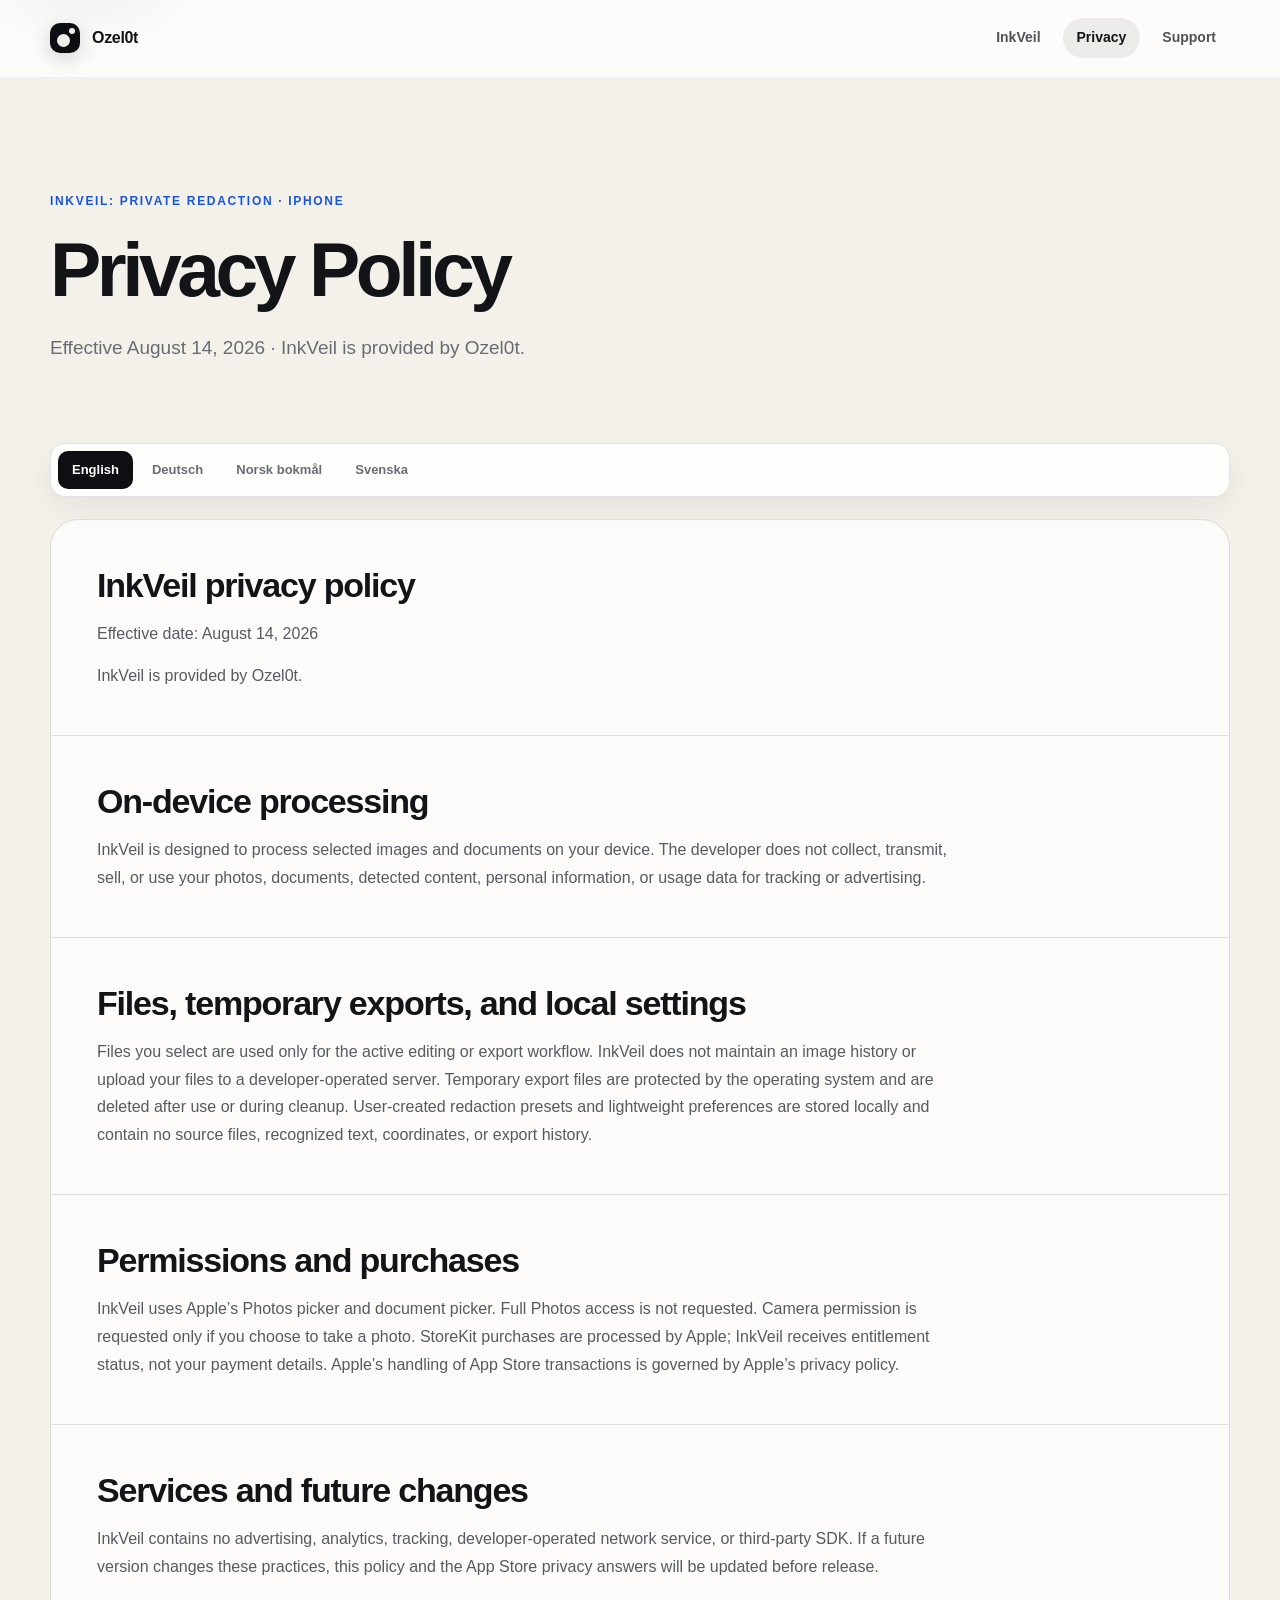
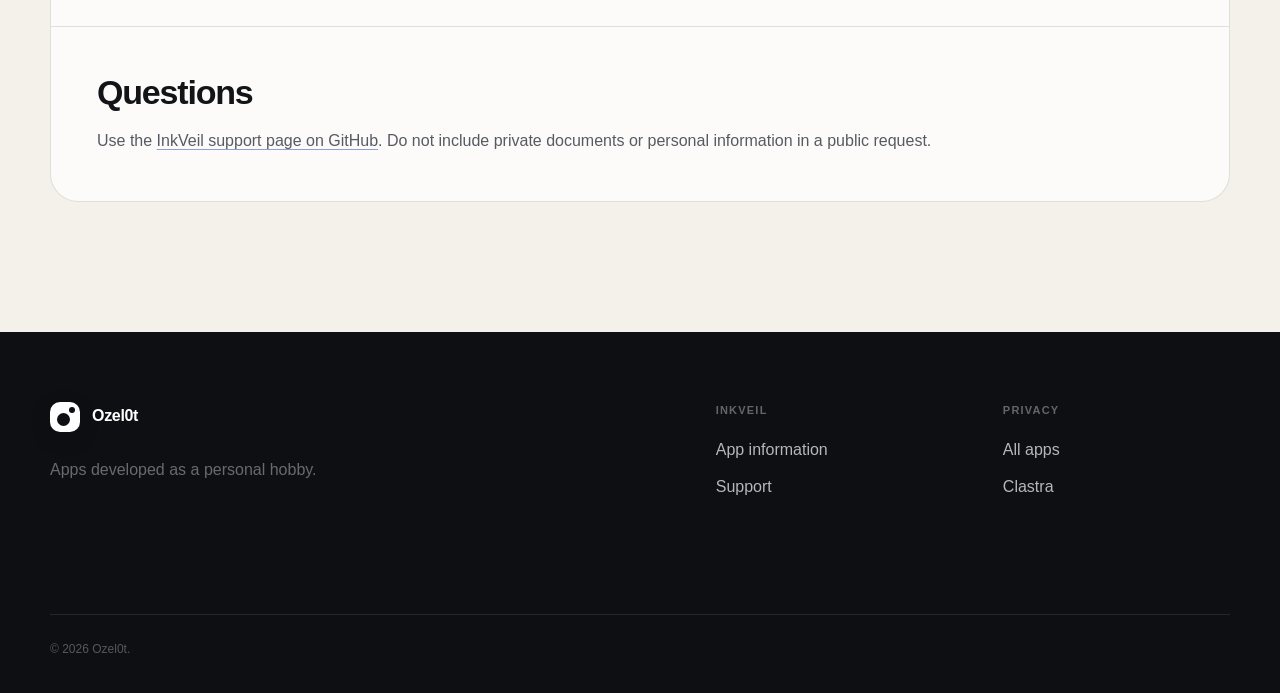
<file: privacy/inkveil.html>
<!doctype html>
<html lang="en">
<head><meta charset="utf-8"><meta name="viewport" content="width=device-width,initial-scale=1"><meta name="description" content="Privacy policy for InkVeil: Private Redaction on iPhone."><title>InkVeil Privacy Policy — Ozel0t</title><link rel="stylesheet" href="../styles.css"><script src="../script.js" defer></script></head>
<body>
  <a class="skip-link" href="#main">Skip to content</a>
  <header class="site-header subpage-header"><nav class="nav-shell" aria-label="Main navigation"><a class="wordmark" href="../index.html"><span class="wordmark-mark"><i></i><i></i></span><span>Ozel0t</span></a><button class="menu-toggle" type="button" aria-expanded="false" aria-controls="nav-links">Menu</button><div class="nav-links" id="nav-links"><a href="../apps/inkveil.html">InkVeil</a><a href="../privacy.html" aria-current="page">Privacy</a><a href="../support.html#inkveil">Support</a></div></nav></header>
  <main id="main" class="legal-policy section-wrap">
    <header class="legal-hero reveal"><p class="eyebrow">InkVeil: Private Redaction · iPhone</p><h1>Privacy Policy</h1><p>Effective August 14, 2026 · InkVeil is provided by Ozel0t.</p></header>
    <div class="language-switcher" aria-label="Policy language"><button type="button" class="is-active" data-language-choice="en">English</button><button type="button" data-language-choice="de">Deutsch</button><button type="button" data-language-choice="nb">Norsk bokmål</button><button type="button" data-language-choice="sv">Svenska</button></div>

    <article class="full-policy reveal" data-language-panel="en">
      <section><h2>InkVeil privacy policy</h2><p>Effective date: August 14, 2026</p><p>InkVeil is provided by Ozel0t.</p></section>
      <section><h2>On-device processing</h2><p>InkVeil is designed to process selected images and documents on your device. The developer does not collect, transmit, sell, or use your photos, documents, detected content, personal information, or usage data for tracking or advertising.</p></section>
      <section><h2>Files, temporary exports, and local settings</h2><p>Files you select are used only for the active editing or export workflow. InkVeil does not maintain an image history or upload your files to a developer-operated server. Temporary export files are protected by the operating system and are deleted after use or during cleanup. User-created redaction presets and lightweight preferences are stored locally and contain no source files, recognized text, coordinates, or export history.</p></section>
      <section><h2>Permissions and purchases</h2><p>InkVeil uses Apple’s Photos picker and document picker. Full Photos access is not requested. Camera permission is requested only if you choose to take a photo. StoreKit purchases are processed by Apple; InkVeil receives entitlement status, not your payment details. Apple’s handling of App Store transactions is governed by Apple’s privacy policy.</p></section>
      <section><h2>Services and future changes</h2><p>InkVeil contains no advertising, analytics, tracking, developer-operated network service, or third-party SDK. If a future version changes these practices, this policy and the App Store privacy answers will be updated before release.</p></section>
      <section><h2>Questions</h2><p>Use the <a class="inline-link" href="https://github.com/Ozel0t-G/inkveil/issues/new" rel="noreferrer">InkVeil support page on GitHub</a>. Do not include private documents or personal information in a public request.</p></section>
    </article>

    <article class="full-policy reveal" data-language-panel="de" hidden>
      <section><h2>InkVeil-Datenschutzerklärung</h2><p>Gültig ab: 14. August 2026</p><p>InkVeil wird von Ozel0t bereitgestellt.</p></section>
      <section><h2>Verarbeitung auf dem Gerät</h2><p>InkVeil verarbeitet ausgewählte Bilder und Dokumente auf deinem Gerät. Der Entwickler erhebt, überträgt oder verkauft weder Fotos und Dokumente noch erkannte Inhalte, personenbezogene Informationen oder Nutzungsdaten und verwendet sie nicht für Tracking oder Werbung.</p></section>
      <section><h2>Dateien, temporäre Exporte und lokale Einstellungen</h2><p>Ausgewählte Dateien werden nur für den aktiven Bearbeitungs- oder Exportvorgang verwendet. InkVeil führt keinen Bildverlauf und lädt keine Dateien auf einen vom Entwickler betriebenen Server hoch. Temporäre Exportdateien werden durch das Betriebssystem geschützt und nach der Nutzung oder bei der Bereinigung gelöscht. Vom Nutzer erstellte Schwärzungsvorlagen und einfache Einstellungen werden lokal gespeichert und enthalten keine Quelldateien, erkannten Texte, Koordinaten oder Exportverläufe.</p></section>
      <section><h2>Berechtigungen und Käufe</h2><p>InkVeil verwendet Apples Foto- und Dokumentauswahl. Ein vollständiger Zugriff auf die Fotomediathek wird nicht angefragt. Die Kameraberechtigung wird nur angefragt, wenn du ein Foto aufnehmen möchtest. StoreKit-Käufe werden von Apple verarbeitet; InkVeil erhält den Berechtigungsstatus, nicht deine Zahlungsdaten. Für App-Store-Transaktionen gilt Apples Datenschutzrichtlinie.</p></section>
      <section><h2>Dienste und künftige Änderungen</h2><p>InkVeil enthält keine Werbung, Analyse, Tracking-Funktionen, vom Entwickler betriebenen Netzwerkdienste oder Drittanbieter-SDKs. Ändern sich diese Praktiken in einer künftigen Version, werden diese Richtlinie und die Datenschutzangaben im App Store vor der Veröffentlichung aktualisiert.</p></section>
      <section><h2>Fragen</h2><p>Nutze die <a class="inline-link" href="https://github.com/Ozel0t-G/inkveil/issues/new" rel="noreferrer">InkVeil-Supportseite auf GitHub</a>. Füge einer öffentlichen Anfrage keine privaten Dokumente oder personenbezogenen Informationen hinzu.</p></section>
    </article>

    <article class="full-policy reveal" data-language-panel="nb" hidden>
      <section><h2>Personvernerklæring for InkVeil</h2><p>Gjelder fra: 14. august 2026</p><p>InkVeil leveres av Ozel0t.</p></section>
      <section><h2>Behandling på enheten</h2><p>InkVeil behandler valgte bilder og dokumenter på enheten din. Utvikleren samler ikke inn, overfører eller selger bilder, dokumenter, gjenkjent innhold, personopplysninger eller bruksdata, og bruker dem ikke til sporing eller annonsering.</p></section>
      <section><h2>Filer, midlertidig eksport og lokale innstillinger</h2><p>Filer du velger, brukes bare i den aktive redigerings- eller eksportflyten. InkVeil lagrer ingen bildehistorikk og laster ikke opp filer til en server som drives av utvikleren. Midlertidige eksportfiler beskyttes av operativsystemet og slettes etter bruk eller under opprydding. Sladdingsforvalg og enkle innstillinger lagres lokalt og inneholder ingen kildefiler, gjenkjent tekst, koordinater eller eksporthistorikk.</p></section>
      <section><h2>Tilganger og kjøp</h2><p>InkVeil bruker Apples bildevelger og dokumentvelger. Full tilgang til Bilder forespørres ikke. Kameratilgang forespørres bare hvis du velger å ta et bilde. StoreKit-kjøp behandles av Apple; InkVeil mottar rettighetsstatus, ikke betalingsopplysningene dine. Apples personvernerklæring gjelder for App Store-transaksjoner.</p></section>
      <section><h2>Tjenester og fremtidige endringer</h2><p>InkVeil inneholder ingen annonser, analyse, sporing, utviklerdrevet nettverkstjeneste eller tredjeparts-SDK. Hvis en fremtidig versjon endrer denne praksisen, oppdateres erklæringen og App Store-svarene før lansering.</p></section>
      <section><h2>Spørsmål</h2><p>Bruk <a class="inline-link" href="https://github.com/Ozel0t-G/inkveil/issues/new" rel="noreferrer">InkVeils brukerstøtteside på GitHub</a>. Ikke ta med private dokumenter eller personopplysninger i en offentlig forespørsel.</p></section>
    </article>

    <article class="full-policy reveal" data-language-panel="sv" hidden>
      <section><h2>Integritetspolicy för InkVeil</h2><p>Gäller från: 14 augusti 2026</p><p>InkVeil tillhandahålls av Ozel0t.</p></section>
      <section><h2>Bearbetning på enheten</h2><p>InkVeil behandlar valda bilder och dokument på din enhet. Utvecklaren samlar inte in, överför eller säljer bilder, dokument, identifierat innehåll, personuppgifter eller användningsdata och använder dem inte för spårning eller annonsering.</p></section>
      <section><h2>Filer, tillfälliga exporter och lokala inställningar</h2><p>Filer du väljer används bara i det aktiva redigerings- eller exportflödet. InkVeil sparar ingen bildhistorik och laddar inte upp filer till en server som drivs av utvecklaren. Tillfälliga exportfiler skyddas av operativsystemet och raderas efter användning eller vid rensning. Maskeringsförval och enkla inställningar lagras lokalt och innehåller inga källfiler, identifierad text, koordinater eller exporthistorik.</p></section>
      <section><h2>Behörigheter och köp</h2><p>InkVeil använder Apples bildväljare och dokumentväljare. Full åtkomst till Bilder begärs inte. Kameraåtkomst begärs bara om du väljer att ta ett foto. StoreKit-köp behandlas av Apple; InkVeil tar emot behörighetsstatus, inte dina betalningsuppgifter. Apples integritetspolicy gäller för App Store-transaktioner.</p></section>
      <section><h2>Tjänster och framtida ändringar</h2><p>InkVeil innehåller ingen annonsering, analys, spårning, utvecklardriven nätverkstjänst eller tredjeparts-SDK. Om en framtida version ändrar denna praxis uppdateras policyn och App Store-svaren före lansering.</p></section>
      <section><h2>Frågor</h2><p>Använd <a class="inline-link" href="https://github.com/Ozel0t-G/inkveil/issues/new" rel="noreferrer">InkVeils supportsida på GitHub</a>. Inkludera inte privata dokument eller personuppgifter i en offentlig begäran.</p></section>
    </article>
  </main>
  <footer class="site-footer"><div class="section-wrap footer-grid"><div><a class="wordmark wordmark-footer" href="../index.html"><span class="wordmark-mark"><i></i><i></i></span><span>Ozel0t</span></a><p>Apps developed as a personal hobby.</p></div><div><strong>InkVeil</strong><a href="../apps/inkveil.html">App information</a><a href="../support.html#inkveil">Support</a></div><div><strong>Privacy</strong><a href="../privacy.html">All apps</a><a href="clastra.html">Clastra</a></div><p class="footer-meta">© <span data-current-year>2026</span> Ozel0t.</p></div></footer>
</body>
</html>
</file>
<file: styles.css>
:root {
  --ink: #121417;
  --muted: #686d74;
  --paper: #f4f1ea;
  --surface: #ffffff;
  --line: rgba(18, 20, 23, 0.12);
  --dark: #0d0f12;
  --blue: #1856d8;
  --blue-bright: #5b8cff;
  --radius: 28px;
  --shadow: 0 24px 80px rgba(17, 20, 26, 0.1);
  --wrap: min(1180px, calc(100% - 48px));
  font-family: Inter, ui-sans-serif, -apple-system, BlinkMacSystemFont, "SF Pro Display", "Segoe UI", sans-serif;
  color: var(--ink);
  background: var(--paper);
  font-synthesis: none;
}

* { box-sizing: border-box; }
html { scroll-behavior: smooth; }
body { margin: 0; min-width: 320px; background: var(--paper); line-height: 1.55; }
body::selection { background: #b9ccff; color: var(--ink); }
a { color: inherit; text-decoration: none; }
button, select { font: inherit; }
img { display: block; max-width: 100%; }
.section-wrap { width: var(--wrap); margin-inline: auto; }
.skip-link { position: fixed; z-index: 100; left: 16px; top: -80px; padding: 12px 18px; border-radius: 12px; background: #fff; color: #000; box-shadow: var(--shadow); }
.skip-link:focus { top: 16px; }

.site-header { position: sticky; z-index: 40; top: 0; background: rgba(244, 241, 234, 0.82); border-bottom: 1px solid transparent; backdrop-filter: blur(24px) saturate(1.4); }
.nav-shell { width: var(--wrap); min-height: 76px; margin: auto; display: flex; align-items: center; justify-content: space-between; gap: 28px; }
.wordmark { display: inline-flex; align-items: center; gap: 12px; font-size: 16px; font-weight: 740; letter-spacing: -.02em; }
.wordmark-mark { position: relative; width: 30px; height: 30px; display: inline-block; border-radius: 10px; background: var(--dark); overflow: hidden; box-shadow: 0 6px 20px rgba(13,15,18,.17); }
.wordmark-mark i { position: absolute; border-radius: 50%; background: var(--paper); }
.wordmark-mark i:first-child { width: 13px; height: 13px; left: 7px; bottom: 6px; }
.wordmark-mark i:last-child { width: 6px; height: 6px; right: 5px; top: 5px; }
.nav-links { display: flex; align-items: center; gap: 8px; }
.nav-links a { padding: 9px 14px; border-radius: 999px; color: #4e5359; font-size: 14px; font-weight: 650; transition: .2s ease; }
.nav-links a:hover, .nav-links a[aria-current="page"] { background: rgba(18,20,23,.07); color: var(--ink); }
.menu-toggle { display: none; border: 0; background: transparent; color: var(--ink); font-weight: 700; }

.hero { min-height: 760px; display: grid; grid-template-columns: 1.02fr .98fr; align-items: center; gap: 44px; padding-block: 80px 110px; }
.hero-copy { position: relative; z-index: 2; }
.eyebrow { margin: 0 0 20px; color: var(--blue); font-size: 12px; font-weight: 780; letter-spacing: .14em; text-transform: uppercase; }
h1, h2, h3, p { text-wrap: pretty; }
h1 { margin: 0; font-size: clamp(64px, 7.8vw, 112px); line-height: .91; letter-spacing: -.074em; font-weight: 720; }
h1 span { color: #9a958b; }
.hero-lead { max-width: 620px; margin: 34px 0 0; color: #565b62; font-size: clamp(19px, 2vw, 24px); line-height: 1.5; letter-spacing: -.02em; }
.hero-actions { display: flex; flex-wrap: wrap; gap: 12px; margin-top: 38px; }
.button { min-height: 52px; padding: 0 21px; display: inline-flex; align-items: center; justify-content: center; gap: 22px; border-radius: 999px; font-size: 14px; font-weight: 720; transition: transform .2s ease, background .2s ease, box-shadow .2s ease; }
.button:hover { transform: translateY(-2px); }
.button-primary { color: #fff; background: var(--dark); box-shadow: 0 12px 34px rgba(13,15,18,.2); }
.button-primary:hover { background: #25282d; box-shadow: 0 15px 38px rgba(13,15,18,.26); }
.button-quiet { border: 1px solid var(--line); background: rgba(255,255,255,.45); }
.button-quiet:hover { background: #fff; }
.button-light { color: var(--dark); background: #fff; }

.personal-hero { min-height: 700px; }
.personal-hero h1 { font-size: clamp(58px, 7vw, 96px); }
.site-purpose { padding: clamp(32px, 5vw, 54px); border: 1px solid var(--line); border-radius: 32px; background: rgba(255,255,255,.62); box-shadow: 0 24px 70px rgba(18,20,23,.07); }
.purpose-mark { position: relative; width: 80px; height: 80px; margin-bottom: 60px; display: block; border-radius: 24px; background: var(--dark); }
.purpose-mark i { position: absolute; border-radius: 50%; background: var(--paper); }
.purpose-mark i:first-child { width: 34px; height: 34px; left: 18px; bottom: 15px; }
.purpose-mark i:last-child { width: 14px; height: 14px; right: 14px; top: 14px; }
.site-purpose h2 { max-width: 460px; margin: 0 0 42px; font-size: clamp(34px, 4vw, 52px); line-height: 1.04; letter-spacing: -.045em; }
.site-purpose dl { margin: 0; border-top: 1px solid var(--line); }
.site-purpose dl div { padding: 15px 0; display: flex; justify-content: space-between; gap: 30px; border-bottom: 1px solid var(--line); }
.site-purpose dt { color: var(--muted); font-size: 13px; }
.site-purpose dd { margin: 0; font-size: 13px; font-weight: 700; text-align: right; }

.apps-section { padding-block: 150px; }
.section-heading { display: grid; grid-template-columns: 1fr .75fr; gap: 70px; align-items: end; margin-bottom: 64px; }
.section-heading h2, .privacy-callout h2, .legal-hero h1, .app-page h1 { margin: 0; font-size: clamp(44px, 6vw, 78px); line-height: 1; letter-spacing: -.058em; font-weight: 690; }
.section-heading > p { max-width: 460px; margin: 0 0 5px; color: var(--muted); font-size: 18px; }
.app-grid { display: grid; grid-template-columns: repeat(3, 1fr); gap: 16px; }
.app-grid-directory { grid-template-columns: repeat(2, 1fr); }
.app-card { position: relative; min-height: 360px; padding: 26px; display: flex; flex-direction: column; overflow: hidden; border: 1px solid rgba(18,20,23,.08); border-radius: var(--radius); background: rgba(255,255,255,.7); box-shadow: 0 5px 20px rgba(18,20,23,.025); transition: transform .28s ease, box-shadow .28s ease, background .28s ease; }
.app-card:hover { z-index: 2; transform: translateY(-7px); background: #fff; box-shadow: var(--shadow); }
.app-icon { width: 68px; height: 68px; display: grid; place-items: center; border-radius: 18px; box-shadow: inset 0 1px rgba(255,255,255,.28), 0 12px 28px rgba(0,0,0,.16); overflow: hidden; }
.app-icon img { width: 100%; height: 100%; object-fit: cover; }
.app-icon span { width: 38px; height: 38px; display: grid; place-items: center; border: 1px solid rgba(255,255,255,.46); border-radius: 50%; color: #fff; font: 600 21px/1 Georgia,serif; }
.icon-clastra { background: linear-gradient(145deg,#2f3236,#08090a); }
.icon-inkveil { background: linear-gradient(145deg,#2c694f,#102a21); }
.platform-pill { position: absolute; top: 30px; right: 58px; color: #777b81; font-size: 11px; font-weight: 750; letter-spacing: .06em; text-transform: uppercase; }
.app-card-copy { margin-top: auto; display: grid; gap: 8px; }
.app-card-copy strong { font-size: 30px; line-height: 1; letter-spacing: -.04em; }
.app-card-copy > span { max-width: 300px; color: #73777e; font-size: 15px; }
.card-arrow { position: absolute; top: 27px; right: 26px; color: #92969c; font-size: 22px; transition: transform .2s ease; }
.app-card:hover .card-arrow { transform: translate(3px,-3px); }
.directory-card { min-height: 330px; }
.directory-card .app-card-copy strong { max-width: 420px; font-size: clamp(26px, 3vw, 36px); }
.directory-card .app-card-copy > span { max-width: 420px; }
.directory-links { margin-top: 22px; padding-top: 18px; border-top: 1px solid var(--line); color: #777b81; font-size: 12px; font-weight: 700; letter-spacing: .02em; }

.personal-note { margin-bottom: 150px; padding: clamp(36px, 7vw, 80px); display: grid; grid-template-columns: 1.05fr .95fr; gap: 80px; border: 1px solid var(--line); border-radius: 34px; background: rgba(255,255,255,.62); }
.personal-note h2 { margin: 0; font-size: clamp(42px, 5vw, 66px); line-height: 1; letter-spacing: -.052em; }
.personal-note > div:last-child { align-self: end; }
.personal-note > div:last-child p { margin: 0 0 18px; color: var(--muted); font-size: 18px; }
.personal-note > div:last-child p:last-child { margin-bottom: 0; color: var(--ink); font-weight: 680; }

.privacy-callout { padding-block: 20px 150px; display: grid; grid-template-columns: 1.2fr .8fr; gap: 80px; align-items: end; }
.privacy-callout h2 { font-size: clamp(42px,5vw,68px); }
.privacy-callout > div:last-child > p { max-width: 430px; margin: 0 0 28px; color: var(--muted); font-size: 18px; }
.text-link { display: inline-flex; gap: 32px; padding-bottom: 7px; border-bottom: 1px solid var(--ink); font-weight: 730; }

.site-footer { padding-block: 70px 34px; color: rgba(255,255,255,.7); background: var(--dark); }
.footer-grid { display: grid; grid-template-columns: 1.6fr .6fr .6fr; gap: 60px; }
.wordmark-footer { color: #fff; }
.wordmark-footer .wordmark-mark { background: #fff; }
.wordmark-footer .wordmark-mark i { background: var(--dark); }
.footer-grid > div:first-child p { margin: 18px 0 0; color: rgba(255,255,255,.38); }
.footer-grid > div:not(:first-child) { display: grid; align-content: start; gap: 12px; }
.footer-grid strong { margin-bottom: 7px; color: rgba(255,255,255,.36); font-size: 11px; letter-spacing: .11em; text-transform: uppercase; }
.footer-grid a:not(.wordmark):hover { color: #fff; }
.footer-meta { grid-column: 1/-1; margin: 55px 0 0; padding-top: 25px; border-top: 1px solid rgba(255,255,255,.1); color: rgba(255,255,255,.3); font-size: 12px; }

/* Shared app pages */
.subpage-header { background: rgba(255,255,255,.78); }
.app-page { --accent: #526fe4; --accent-soft: #e8ecff; }
.app-page-hero { width: var(--wrap); min-height: 680px; margin-inline: auto; padding-block: 90px 100px; display: grid; grid-template-columns: .9fr 1.1fr; gap: 70px; align-items: center; }
.app-page-icon { width: 116px; height: 116px; margin-bottom: 34px; display: grid; place-items: center; border-radius: 30px; background: var(--accent); box-shadow: 0 30px 60px color-mix(in srgb, var(--accent) 27%, transparent), inset 0 1px rgba(255,255,255,.35); overflow: hidden; }
.app-page-icon img { width: 100%; height: 100%; object-fit: cover; }
.app-page-icon span { width: 64px; height: 64px; display: grid; place-items: center; border: 1px solid rgba(255,255,255,.55); border-radius: 50%; color: #fff; font: 600 34px/1 Georgia,serif; }
.app-page h1 { margin-bottom: 22px; font-size: clamp(56px,7vw,92px); }
.app-tagline { max-width: 580px; margin: 0; color: #62676e; font-size: clamp(20px,2.4vw,29px); line-height: 1.35; letter-spacing: -.025em; }
.app-page-actions { display: flex; flex-wrap: wrap; gap: 12px; margin-top: 34px; }
.app-visual { min-height: 510px; margin: 0; padding: 34px; display: grid; align-content: center; border-radius: 38px; background: var(--accent-soft); overflow: hidden; }
.app-visual > img { width: 100%; height: auto; border-radius: 20px; box-shadow: 0 36px 80px rgba(18,20,23,.18); }
.app-visual-clastra { padding: 26px; }
.app-visual-clastra > img { transform: rotate(-1.5deg); }
.app-visual-inkveil { padding: 0; background: #02050b; }
.app-visual-inkveil > img { border-radius: 0; box-shadow: none; }
.device-window { position: relative; width: min(570px,100%); min-height: 350px; margin: auto; padding: 46px 24px 24px; border: 1px solid rgba(18,20,23,.12); border-radius: 20px; background: rgba(255,255,255,.87); box-shadow: 0 40px 80px rgba(18,20,23,.13); transform: rotate(-2deg); }
.device-window::before { content: ""; position: absolute; top: 18px; left: 20px; width: 9px; height: 9px; border-radius: 50%; background: #ee6a5f; box-shadow: 16px 0 #f2bd4f, 32px 0 #61c454; }
.mock-sidebar { display: grid; grid-template-columns: .45fr 1fr; min-height: 275px; gap: 16px; }
.mock-sidebar > div { padding: 18px; border-radius: 13px; background: color-mix(in srgb,var(--accent-soft) 70%,white); }
.mock-lines { display: grid; gap: 11px; }
.mock-lines i { height: 12px; border-radius: 20px; background: color-mix(in srgb,var(--accent) 18%,white); }
.mock-lines i:nth-child(2) { width: 75%; }
.mock-lines i:nth-child(4) { width: 84%; }
.app-facts { padding-block: 100px; }
.fact-grid { display: grid; grid-template-columns: repeat(3,1fr); gap: 16px; }
.fact-card { min-height: 250px; padding: 30px; border: 1px solid var(--line); border-radius: 24px; background: rgba(255,255,255,.62); }
.fact-card span { color: var(--accent); font-size: 12px; font-weight: 780; letter-spacing: .12em; text-transform: uppercase; }
.fact-card h2 { margin: 38px 0 12px; font-size: 25px; line-height: 1.1; letter-spacing: -.035em; }
.fact-card p { margin: 0; color: var(--muted); font-size: 15px; }
.app-privacy-banner { margin-bottom: 120px; padding: clamp(32px,6vw,70px); display: grid; grid-template-columns: 1.15fr .85fr; gap: 50px; align-items: end; border-radius: 32px; color: #fff; background: var(--dark); }
.app-privacy-banner h2 { margin: 0; font-size: clamp(36px,4vw,56px); line-height: 1; letter-spacing: -.045em; }
.app-privacy-banner p { margin: 0 0 24px; color: rgba(255,255,255,.56); }

.screenshot-section { padding-block: 70px 120px; }
.screenshot-grid { display: grid; grid-template-columns: repeat(4,1fr); gap: 16px; align-items: start; }
.screenshot-grid figure { margin: 0; padding: 10px 10px 17px; border: 1px solid var(--line); border-radius: 28px; background: rgba(255,255,255,.7); box-shadow: 0 18px 48px rgba(18,20,23,.06); overflow: hidden; }
.screenshot-grid img { width: 100%; height: auto; border-radius: 20px; }
.screenshot-grid figcaption { padding: 14px 8px 0; color: var(--muted); font-size: 13px; font-weight: 700; }

/* Privacy and support */
.legal-hero { padding-block: 115px 80px; }
.legal-hero h1 { max-width: 870px; }
.legal-hero > p:last-child { max-width: 650px; margin: 26px 0 0; color: var(--muted); font-size: 19px; }
.url-demo { margin-top: 38px; padding: 15px 18px; display: inline-flex; align-items: center; gap: 12px; border: 1px solid var(--line); border-radius: 13px; background: rgba(255,255,255,.6); color: #555a61; font: 13px ui-monospace,SFMono-Regular,Menlo,monospace; }
.url-demo span { width: 8px; height: 8px; border-radius: 50%; background: #58b46a; }
.policy-layout { display: grid; grid-template-columns: 260px 1fr; gap: 60px; padding-bottom: 140px; }
.policy-nav { position: sticky; top: 105px; align-self: start; display: grid; gap: 5px; }
.policy-nav strong { margin-bottom: 12px; color: #8b8e92; font-size: 11px; letter-spacing: .12em; text-transform: uppercase; }
.policy-nav a { padding: 9px 12px; border-radius: 10px; color: #676b71; font-size: 14px; font-weight: 650; }
.policy-nav a:hover { color: var(--ink); background: rgba(18,20,23,.06); }
.policy-content { display: grid; gap: 16px; }
.policy-intro, .policy-card { padding: 34px; border: 1px solid var(--line); border-radius: 24px; background: rgba(255,255,255,.65); scroll-margin-top: 110px; transition: box-shadow .3s ease, border-color .3s ease; }
.policy-card.is-targeted, .policy-card:target { border-color: #7894df; box-shadow: 0 0 0 5px rgba(24,86,216,.08); }
.policy-intro h2, .policy-card h2 { margin: 0 0 12px; font-size: 27px; letter-spacing: -.035em; }
.policy-intro p, .policy-card p { margin: 0; color: var(--muted); }
.policy-card header { display: flex; gap: 18px; align-items: center; margin-bottom: 20px; }
.policy-card header .app-icon { width: 54px; height: 54px; flex: 0 0 auto; border-radius: 15px; }
.policy-card header .app-icon span { width: 30px; height: 30px; font-size: 16px; }
.policy-card header h2 { margin: 0; }
.policy-card header p { font-size: 13px; }
.policy-tags { display: flex; flex-wrap: wrap; gap: 7px; margin-bottom: 20px; }
.policy-tags span { padding: 6px 10px; border-radius: 999px; background: #edf0f4; color: #5a5f66; font-size: 11px; font-weight: 700; }
.policy-details { display: grid; grid-template-columns: repeat(2,1fr); gap: 14px; }
.policy-details div { padding: 17px; border-radius: 14px; background: rgba(244,241,234,.72); }
.policy-details strong { display: block; margin-bottom: 5px; font-size: 13px; }
.policy-details span { color: var(--muted); font-size: 13px; }
.legal-note { padding: 20px 24px; border-left: 3px solid #d39a42; background: #fff8e9; color: #665639; font-size: 14px; }

.privacy-directory { display: grid; grid-template-columns: repeat(2, 1fr); gap: 18px; padding-bottom: 40px; }
.privacy-entry { padding: clamp(28px, 4vw, 46px); display: flex; flex-direction: column; border: 1px solid var(--line); border-radius: 28px; background: rgba(255,255,255,.68); scroll-margin-top: 110px; }
.privacy-entry:target { border-color: #7894df; box-shadow: 0 0 0 5px rgba(24,86,216,.08); }
.privacy-entry-heading { display: flex; align-items: center; gap: 20px; margin-bottom: 28px; }
.privacy-entry-heading .app-icon { flex: 0 0 auto; }
.privacy-entry-heading .eyebrow { margin-bottom: 5px; }
.privacy-entry h2 { margin: 0; font-size: clamp(29px, 3vw, 40px); line-height: 1.05; letter-spacing: -.045em; }
.privacy-entry > p { color: var(--muted); }
.privacy-entry ul { margin: 18px 0 34px; padding-left: 20px; color: #50555b; }
.privacy-entry li { margin: 8px 0; }
.privacy-entry .button { align-self: flex-start; margin-top: auto; }
.privacy-site-note { margin-block: 30px 120px; }
.inline-link { text-decoration: underline; text-decoration-color: #8ca1d2; text-underline-offset: 3px; }

.legal-policy { padding-bottom: 130px; }
.language-switcher { position: sticky; z-index: 20; top: 82px; margin-bottom: 22px; padding: 7px; display: flex; flex-wrap: wrap; gap: 5px; border: 1px solid var(--line); border-radius: 15px; background: rgba(255,255,255,.9); backdrop-filter: blur(20px); box-shadow: 0 12px 30px rgba(18,20,23,.06); }
.language-switcher button { padding: 9px 14px; border: 0; border-radius: 10px; color: var(--muted); background: transparent; cursor: pointer; font-size: 13px; font-weight: 720; }
.language-switcher button:hover { color: var(--ink); }
.language-switcher button.is-active { color: #fff; background: var(--dark); }
.full-policy { border: 1px solid var(--line); border-radius: 28px; background: rgba(255,255,255,.7); overflow: hidden; }
.full-policy[hidden] { display: none; }
.full-policy section { padding: clamp(28px, 4vw, 46px); border-bottom: 1px solid var(--line); }
.full-policy section:last-child { border-bottom: 0; }
.full-policy h2 { margin: 0 0 15px; font-size: clamp(24px, 3vw, 34px); line-height: 1.15; letter-spacing: -.035em; }
.full-policy h3 { margin: 30px 0 8px; font-size: 18px; letter-spacing: -.02em; }
.full-policy p { max-width: 850px; margin: 0 0 14px; color: #565b62; font-size: 16px; line-height: 1.72; }
.full-policy p:last-child { margin-bottom: 0; }
.error-card { width: min(680px, 100%); margin: 12vh auto; padding: clamp(36px, 8vw, 80px); border: 1px solid var(--line); border-radius: 32px; background: rgba(255,255,255,.72); text-align: center; }
.error-card h1 { margin-bottom: 22px; font-size: clamp(48px, 8vw, 82px); }
.error-card > p:not(.eyebrow) { margin: 0 0 30px; color: var(--muted); }

.support-shell { padding-bottom: 130px; }
.support-grid { display: grid; grid-template-columns: 1fr 1fr; gap: 16px; }
.support-card { min-height: 310px; padding: 36px; border: 1px solid var(--line); border-radius: 26px; background: rgba(255,255,255,.65); }
.support-card h2 { margin: 0 0 16px; font-size: 30px; letter-spacing: -.04em; }
.support-card p { color: var(--muted); }
.support-form { margin-top: 28px; display: grid; gap: 12px; }
.support-form label { font-size: 12px; font-weight: 730; }
.support-form select { width: 100%; padding: 14px 16px; border: 1px solid var(--line); border-radius: 12px; color: var(--ink); background: #fff; }
.faq { margin-top: 70px; }
.faq h2 { margin-bottom: 30px; font-size: 40px; letter-spacing: -.045em; }
.faq details { border-top: 1px solid var(--line); }
.faq details:last-child { border-bottom: 1px solid var(--line); }
.faq summary { padding: 23px 0; cursor: pointer; font-weight: 700; }
.faq details p { max-width: 760px; margin: -5px 0 25px; color: var(--muted); }

.reveal { opacity: 0; transform: translateY(16px); transition: opacity .7s ease, transform .7s ease; }
.reveal.is-visible { opacity: 1; transform: none; }
.app-grid .reveal:nth-child(2), .fact-grid .reveal:nth-child(2) { transition-delay: .06s; }
.app-grid .reveal:nth-child(3), .fact-grid .reveal:nth-child(3) { transition-delay: .12s; }

@media (max-width: 900px) {
  :root { --wrap: min(100% - 32px, 720px); }
  .hero { min-height: auto; grid-template-columns: 1fr; padding-top: 80px; }
  .section-heading, .privacy-callout, .app-page-hero, .app-privacy-banner, .personal-note { grid-template-columns: 1fr; }
  .app-grid { grid-template-columns: 1fr 1fr; }
  .fact-grid { grid-template-columns: 1fr; }
  .screenshot-grid { grid-template-columns: repeat(2,1fr); }
  .policy-layout { grid-template-columns: 1fr; gap: 28px; }
  .policy-nav { position: static; grid-template-columns: repeat(4,1fr); }
  .policy-nav strong { grid-column: 1/-1; }
  .footer-grid { grid-template-columns: 1fr 1fr; }
  .footer-grid > div:first-child { grid-column: 1/-1; }
  .privacy-directory { grid-template-columns: 1fr; }
}

@media (max-width: 620px) {
  .nav-shell { min-height: 66px; }
  .menu-toggle { display: block; }
  .nav-links { position: absolute; top: 59px; left: 16px; right: 16px; padding: 10px; display: none; flex-direction: column; align-items: stretch; border: 1px solid var(--line); border-radius: 16px; background: rgba(255,255,255,.96); box-shadow: var(--shadow); }
  .nav-links.is-open { display: flex; }
  .nav-links a { padding: 13px 14px; }
  .hero { padding-block: 65px 80px; }
  h1 { font-size: clamp(54px,17vw,76px); }
  .hero-actions { align-items: stretch; flex-direction: column; }
  .apps-section { padding-block: 100px; }
  .section-heading { gap: 24px; }
  .app-grid { grid-template-columns: 1fr; }
  .app-card { min-height: 315px; }
  .privacy-callout { gap: 28px; padding-bottom: 100px; }
  .personal-note { gap: 32px; margin-bottom: 100px; }
  .footer-grid, .support-grid { grid-template-columns: 1fr; }
  .app-page-hero { padding-block: 65px 80px; gap: 45px; }
  .app-visual { min-height: 390px; padding: 18px; border-radius: 28px; }
  .app-visual-inkveil { padding: 0; }
  .screenshot-grid { grid-template-columns: 1fr; }
  .device-window { min-height: 300px; }
  .policy-nav { grid-template-columns: repeat(2,1fr); }
  .policy-details { grid-template-columns: 1fr; }
  .policy-intro, .policy-card { padding: 24px; }
  .legal-hero { padding-block: 80px 55px; }
}

@media (prefers-reduced-motion: reduce) {
  html { scroll-behavior: auto; }
  *, *::before, *::after { animation-duration: .01ms !important; transition-duration: .01ms !important; }
}
</file>
